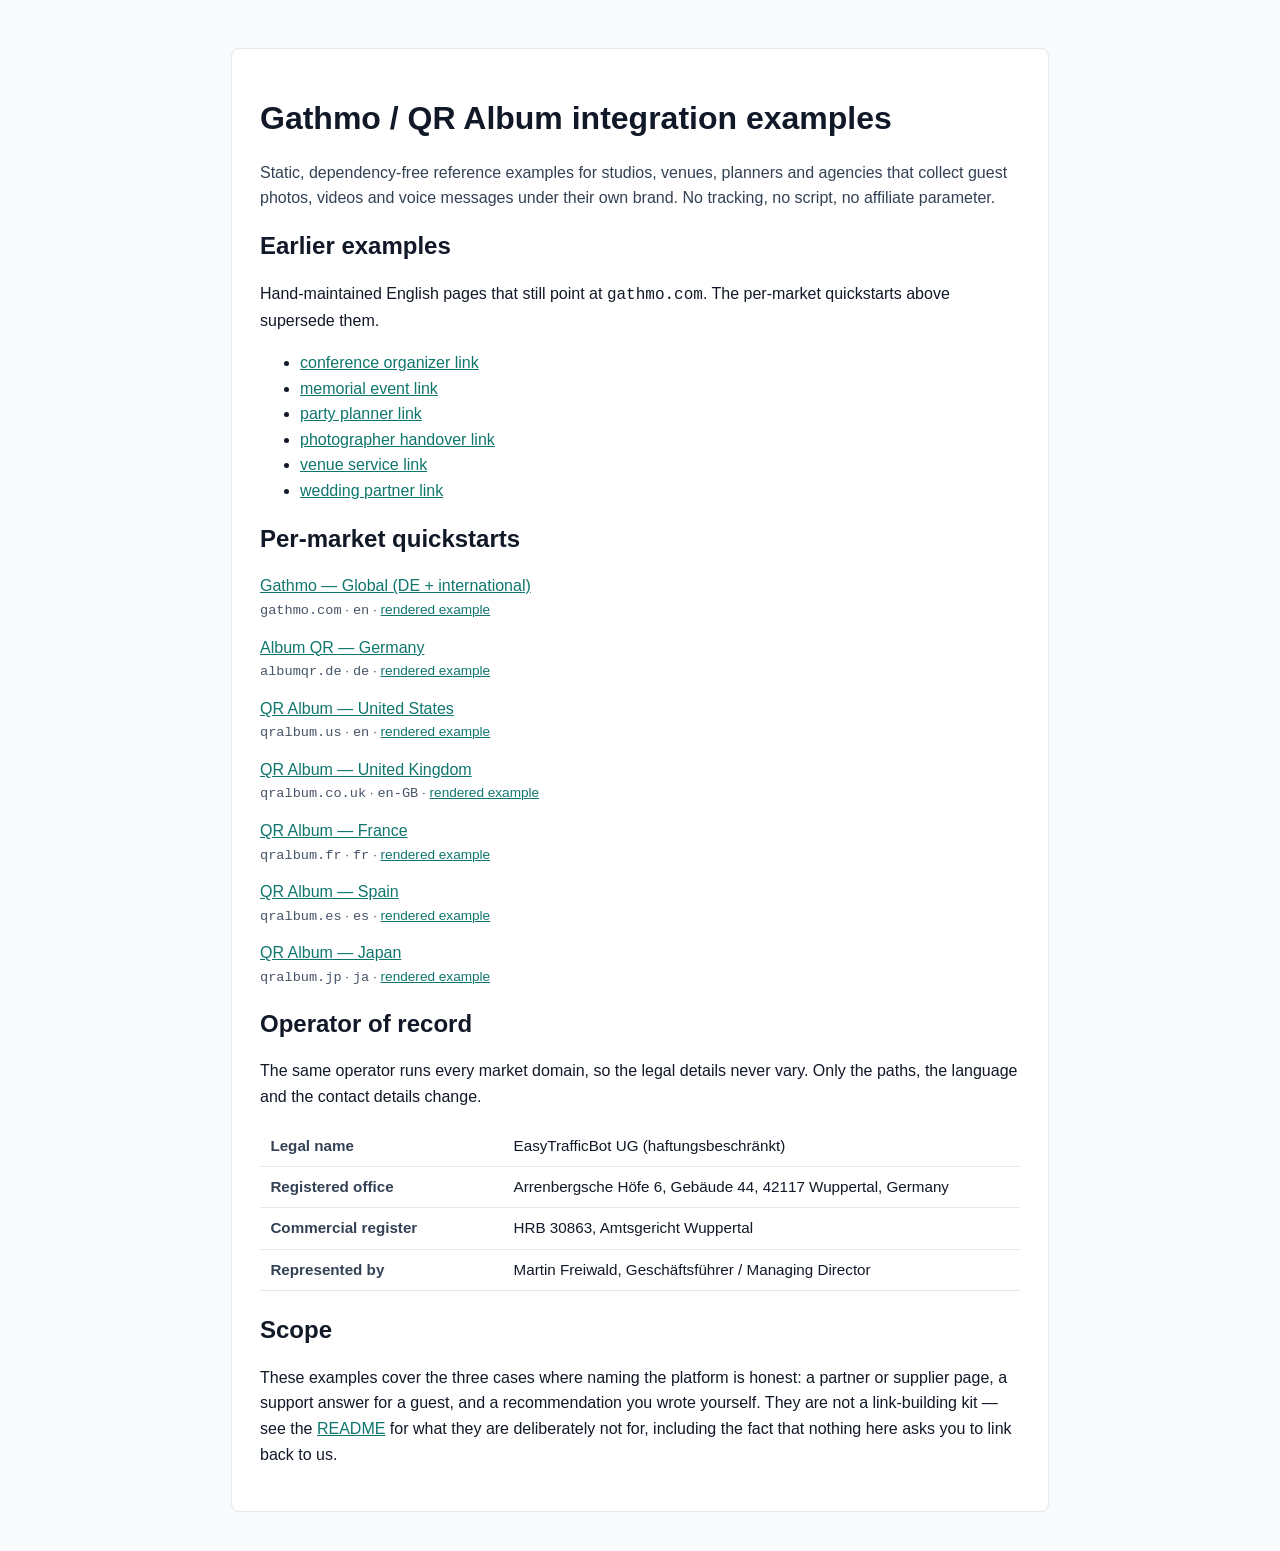
<file: index.html>
<!doctype html>
<html lang="en">
  <head>
    <meta charset="utf-8">
    <meta name="viewport" content="width=device-width, initial-scale=1">
    <title>Gathmo / QR Album integration examples</title>
    <link rel="stylesheet" href="style.css">
  </head>
  <body>
    <main>
      <h1>Gathmo / QR Album integration examples</h1>
      <p class="lede">
        Static, dependency-free reference examples for studios, venues, planners and
        agencies that collect guest photos, videos and voice messages under their own
        brand. No tracking, no script, no affiliate parameter.
      </p>

      <h2>Earlier examples</h2>
      <p>
        Hand-maintained English pages that still point at <code>gathmo.com</code>. The
        per-market quickstarts above supersede them.
      </p>
      <ul>
        <li><a href="examples/conference-organizer-link.html">conference organizer link</a></li>
        <li><a href="examples/memorial-event-link.html">memorial event link</a></li>
        <li><a href="examples/party-planner-link.html">party planner link</a></li>
        <li><a href="examples/photographer-handover-link.html">photographer handover link</a></li>
        <li><a href="examples/venue-service-link.html">venue service link</a></li>
        <li><a href="examples/wedding-partner-link.html">wedding partner link</a></li>
      </ul>

      <h2>Per-market quickstarts</h2>
      <ul class="markets">
        <li>
          <a href="markets/gathmo-com/quickstart.md">Gathmo — Global (DE + international)</a>
          <span class="meta"><code>gathmo.com</code> · <code>en</code> · <a href="markets/gathmo-com/partner-credit.html">rendered example</a></span>
        </li>
        <li>
          <a href="markets/album-qr-de/quickstart.md">Album QR — Germany</a>
          <span class="meta"><code>albumqr.de</code> · <code>de</code> · <a href="markets/album-qr-de/partner-credit.html">rendered example</a></span>
        </li>
        <li>
          <a href="markets/qr-album-us/quickstart.md">QR Album — United States</a>
          <span class="meta"><code>qralbum.us</code> · <code>en</code> · <a href="markets/qr-album-us/partner-credit.html">rendered example</a></span>
        </li>
        <li>
          <a href="markets/qr-album-uk/quickstart.md">QR Album — United Kingdom</a>
          <span class="meta"><code>qralbum.co.uk</code> · <code>en-GB</code> · <a href="markets/qr-album-uk/partner-credit.html">rendered example</a></span>
        </li>
        <li>
          <a href="markets/qr-album-fr/quickstart.md">QR Album — France</a>
          <span class="meta"><code>qralbum.fr</code> · <code>fr</code> · <a href="markets/qr-album-fr/partner-credit.html">rendered example</a></span>
        </li>
        <li>
          <a href="markets/qr-album-es/quickstart.md">QR Album — Spain</a>
          <span class="meta"><code>qralbum.es</code> · <code>es</code> · <a href="markets/qr-album-es/partner-credit.html">rendered example</a></span>
        </li>
        <li>
          <a href="markets/qr-album-jp/quickstart.md">QR Album — Japan</a>
          <span class="meta"><code>qralbum.jp</code> · <code>ja</code> · <a href="markets/qr-album-jp/partner-credit.html">rendered example</a></span>
        </li>
      </ul>

      <h2>Operator of record</h2>
      <p>
        The same operator runs every market domain, so the legal details never vary.
        Only the paths, the language and the contact details change.
      </p>
      <table>
        <tbody>
          <tr><th>Legal name</th><td>EasyTrafficBot UG (haftungsbeschränkt)</td></tr>
          <tr><th>Registered office</th><td>Arrenbergsche Höfe 6, Gebäude 44, 42117 Wuppertal, Germany</td></tr>
          <tr><th>Commercial register</th><td>HRB 30863, Amtsgericht Wuppertal</td></tr>
          <tr><th>Represented by</th><td>Martin Freiwald, Geschäftsführer / Managing Director</td></tr>
        </tbody>
      </table>

      <h2>Scope</h2>
      <p>
        These examples cover the three cases where naming the platform is honest: a
        partner or supplier page, a support answer for a guest, and a recommendation you
        wrote yourself. They are not a link-building kit &mdash; see the
        <a href="README.md">README</a> for what they are deliberately not for, including
        the fact that nothing here asks you to link back to us.
      </p>
    </main>
  </body>
</html>
</file>
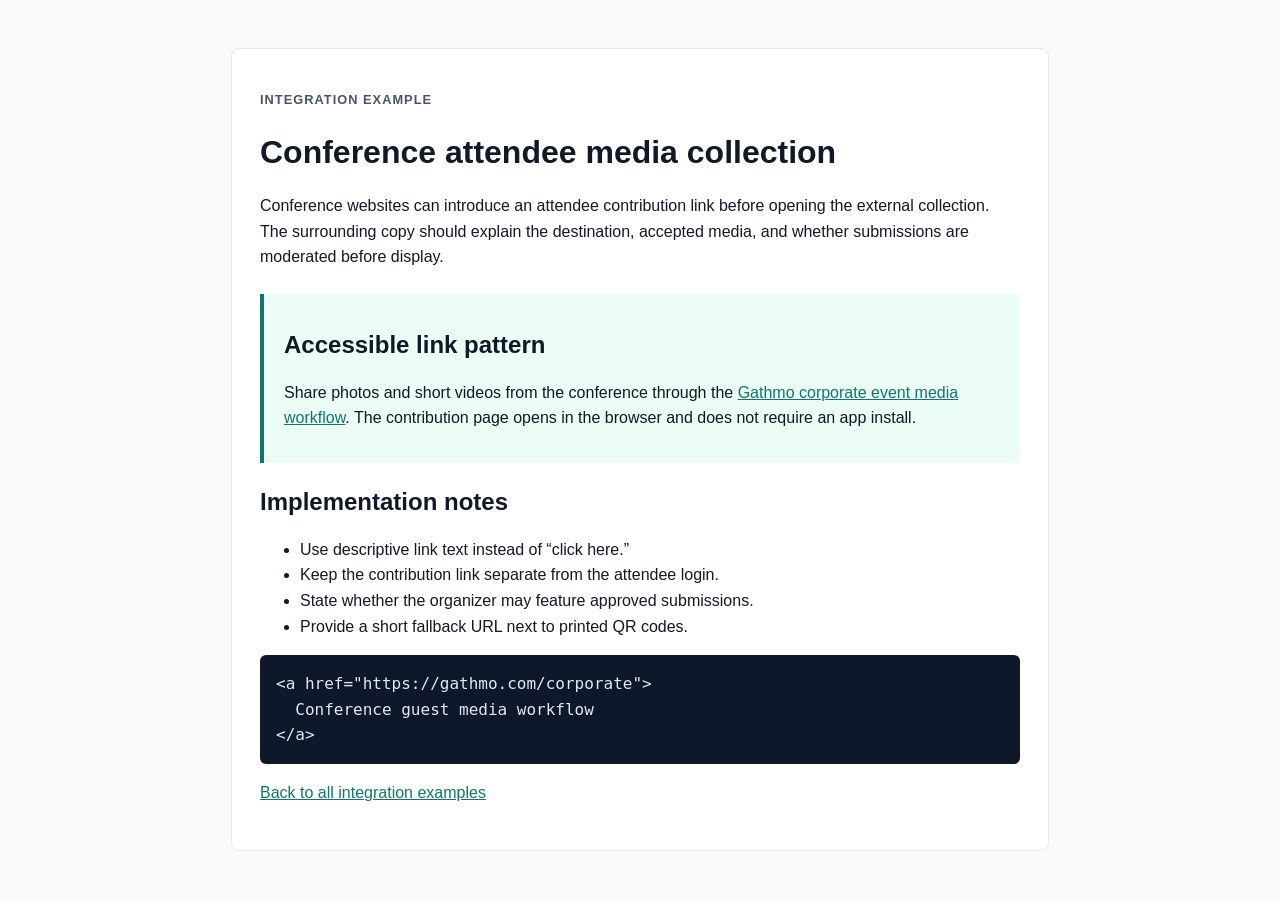
<file: examples/conference-organizer-link.html>
<!doctype html>
<html lang="en">
  <head>
    <meta charset="utf-8">
    <meta name="viewport" content="width=device-width, initial-scale=1">
    <title>Conference Organizer Link Example - Gathmo Integration</title>
    <meta name="description" content="An accessible link and handoff pattern for conference organizers using a browser-based attendee media collection.">
    <link rel="stylesheet" href="../style.css">
  </head>
  <body>
    <main>
      <p class="eyebrow">Integration example</p>
      <h1>Conference attendee media collection</h1>
      <p>
        Conference websites can introduce an attendee contribution link before opening
        the external collection. The surrounding copy should explain the destination,
        accepted media, and whether submissions are moderated before display.
      </p>
      <section class="example">
        <h2>Accessible link pattern</h2>
        <p>
          Share photos and short videos from the conference through the
          <a href="https://gathmo.com/corporate">Gathmo corporate event media workflow</a>.
          The contribution page opens in the browser and does not require an app install.
        </p>
      </section>
      <h2>Implementation notes</h2>
      <ul>
        <li>Use descriptive link text instead of “click here.”</li>
        <li>Keep the contribution link separate from the attendee login.</li>
        <li>State whether the organizer may feature approved submissions.</li>
        <li>Provide a short fallback URL next to printed QR codes.</li>
      </ul>
      <pre><code>&lt;a href="https://gathmo.com/corporate"&gt;
  Conference guest media workflow
&lt;/a&gt;</code></pre>
      <p><a href="../index.html">Back to all integration examples</a></p>
    </main>
  </body>
</html>
</file>
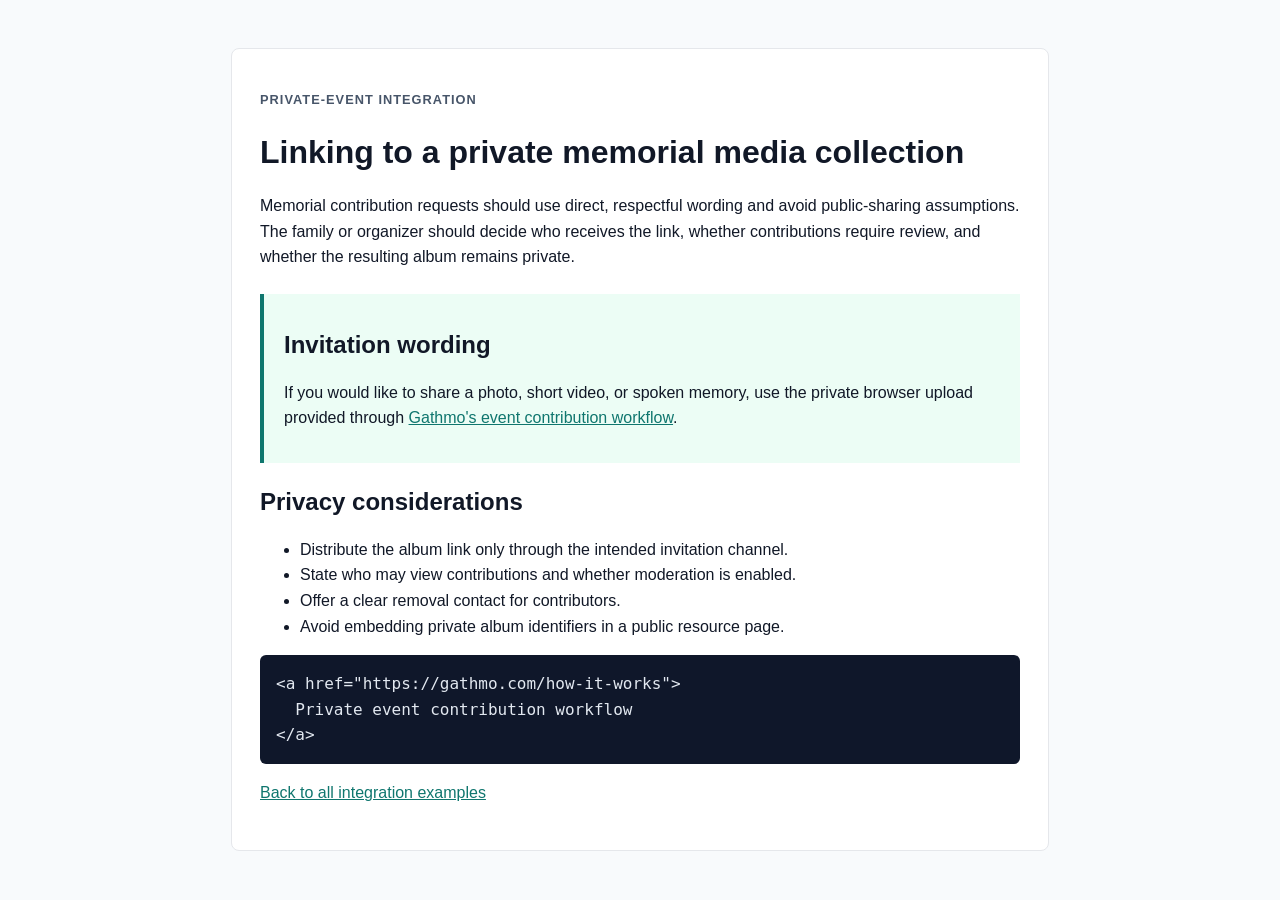
<file: examples/memorial-event-link.html>
<!doctype html>
<html lang="en">
  <head>
    <meta charset="utf-8">
    <meta name="viewport" content="width=device-width, initial-scale=1">
    <title>Private Memorial Media Collection Link - Gathmo Integration</title>
    <meta name="description" content="A sensitive link and consent pattern for private memorial photo, video, and voice-message collection.">
    <link rel="stylesheet" href="../style.css">
  </head>
  <body>
    <main>
      <p class="eyebrow">Private-event integration</p>
      <h1>Linking to a private memorial media collection</h1>
      <p>
        Memorial contribution requests should use direct, respectful wording and avoid
        public-sharing assumptions. The family or organizer should decide who receives
        the link, whether contributions require review, and whether the resulting album
        remains private.
      </p>
      <section class="example">
        <h2>Invitation wording</h2>
        <p>
          If you would like to share a photo, short video, or spoken memory, use the
          private browser upload provided through
          <a href="https://gathmo.com/how-it-works">Gathmo's event contribution workflow</a>.
        </p>
      </section>
      <h2>Privacy considerations</h2>
      <ul>
        <li>Distribute the album link only through the intended invitation channel.</li>
        <li>State who may view contributions and whether moderation is enabled.</li>
        <li>Offer a clear removal contact for contributors.</li>
        <li>Avoid embedding private album identifiers in a public resource page.</li>
      </ul>
      <pre><code>&lt;a href="https://gathmo.com/how-it-works"&gt;
  Private event contribution workflow
&lt;/a&gt;</code></pre>
      <p><a href="../index.html">Back to all integration examples</a></p>
    </main>
  </body>
</html>
</file>
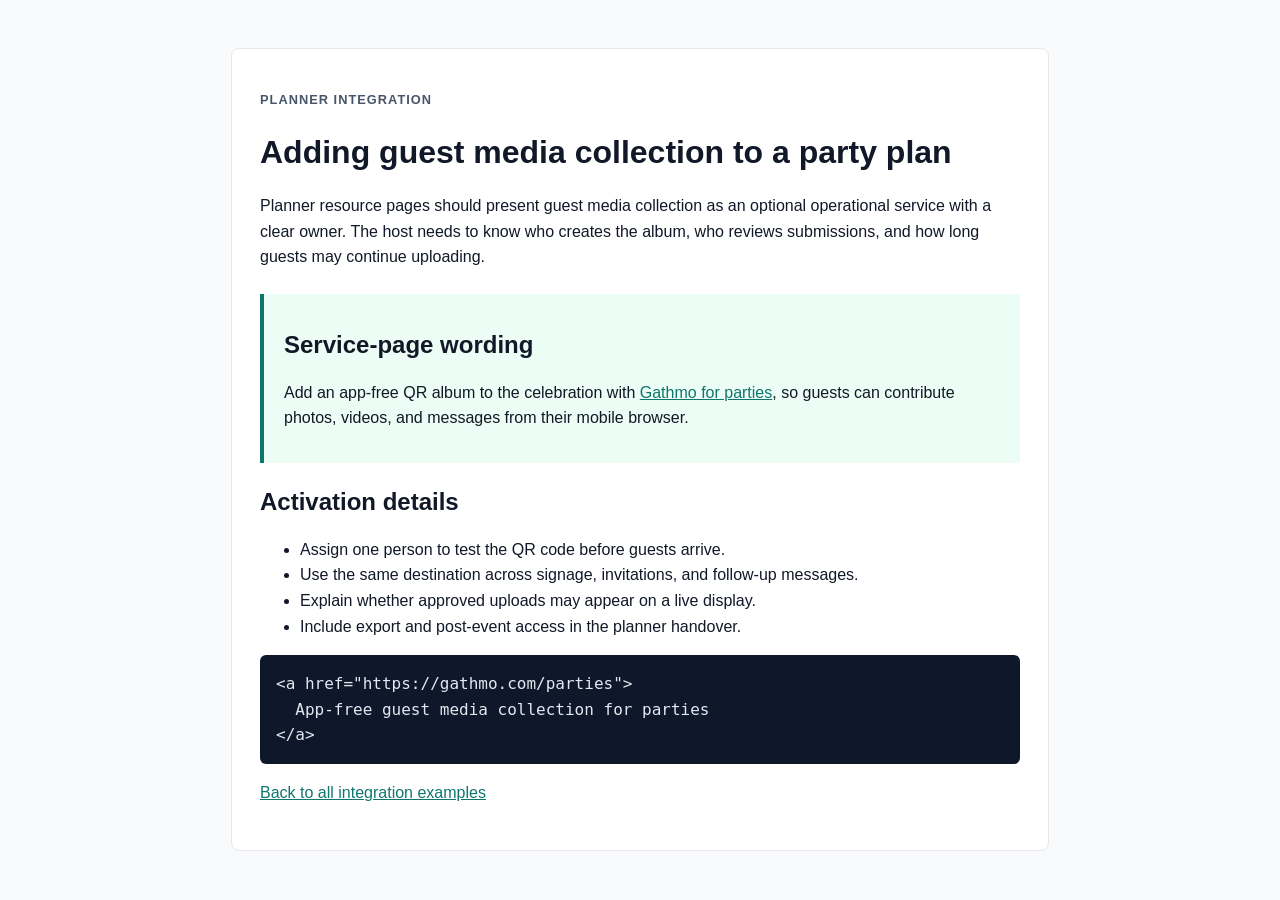
<file: examples/party-planner-link.html>
<!doctype html>
<html lang="en">
  <head>
    <meta charset="utf-8">
    <meta name="viewport" content="width=device-width, initial-scale=1">
    <title>Party Planner Guest Upload Link - Gathmo Integration</title>
    <meta name="description" content="A practical website-link pattern for party planners offering app-free guest photo, video, and message collection.">
    <link rel="stylesheet" href="../style.css">
  </head>
  <body>
    <main>
      <p class="eyebrow">Planner integration</p>
      <h1>Adding guest media collection to a party plan</h1>
      <p>
        Planner resource pages should present guest media collection as an optional
        operational service with a clear owner. The host needs to know who creates the
        album, who reviews submissions, and how long guests may continue uploading.
      </p>
      <section class="example">
        <h2>Service-page wording</h2>
        <p>
          Add an app-free QR album to the celebration with
          <a href="https://gathmo.com/parties">Gathmo for parties</a>, so guests can
          contribute photos, videos, and messages from their mobile browser.
        </p>
      </section>
      <h2>Activation details</h2>
      <ul>
        <li>Assign one person to test the QR code before guests arrive.</li>
        <li>Use the same destination across signage, invitations, and follow-up messages.</li>
        <li>Explain whether approved uploads may appear on a live display.</li>
        <li>Include export and post-event access in the planner handover.</li>
      </ul>
      <pre><code>&lt;a href="https://gathmo.com/parties"&gt;
  App-free guest media collection for parties
&lt;/a&gt;</code></pre>
      <p><a href="../index.html">Back to all integration examples</a></p>
    </main>
  </body>
</html>
</file>
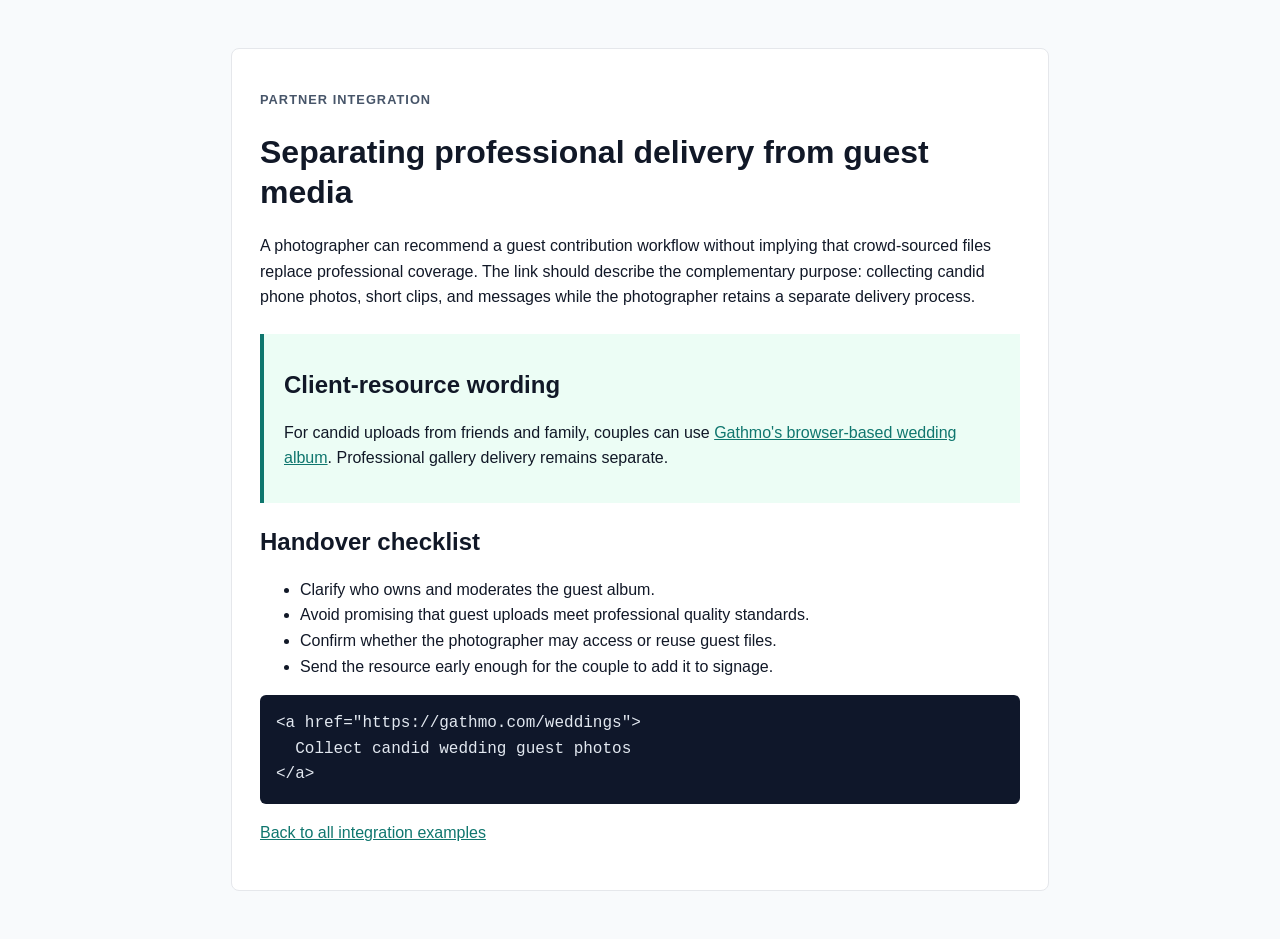
<file: examples/photographer-handover-link.html>
<!doctype html>
<html lang="en">
  <head>
    <meta charset="utf-8">
    <meta name="viewport" content="width=device-width, initial-scale=1">
    <title>Photographer Guest-Media Handover - Gathmo Integration</title>
    <meta name="description" content="A partner handover pattern for photographers who want to separate professional delivery from guest-created event media.">
    <link rel="stylesheet" href="../style.css">
  </head>
  <body>
    <main>
      <p class="eyebrow">Partner integration</p>
      <h1>Separating professional delivery from guest media</h1>
      <p>
        A photographer can recommend a guest contribution workflow without implying
        that crowd-sourced files replace professional coverage. The link should describe
        the complementary purpose: collecting candid phone photos, short clips, and
        messages while the photographer retains a separate delivery process.
      </p>
      <section class="example">
        <h2>Client-resource wording</h2>
        <p>
          For candid uploads from friends and family, couples can use
          <a href="https://gathmo.com/weddings">Gathmo's browser-based wedding album</a>.
          Professional gallery delivery remains separate.
        </p>
      </section>
      <h2>Handover checklist</h2>
      <ul>
        <li>Clarify who owns and moderates the guest album.</li>
        <li>Avoid promising that guest uploads meet professional quality standards.</li>
        <li>Confirm whether the photographer may access or reuse guest files.</li>
        <li>Send the resource early enough for the couple to add it to signage.</li>
      </ul>
      <pre><code>&lt;a href="https://gathmo.com/weddings"&gt;
  Collect candid wedding guest photos
&lt;/a&gt;</code></pre>
      <p><a href="../index.html">Back to all integration examples</a></p>
    </main>
  </body>
</html>
</file>
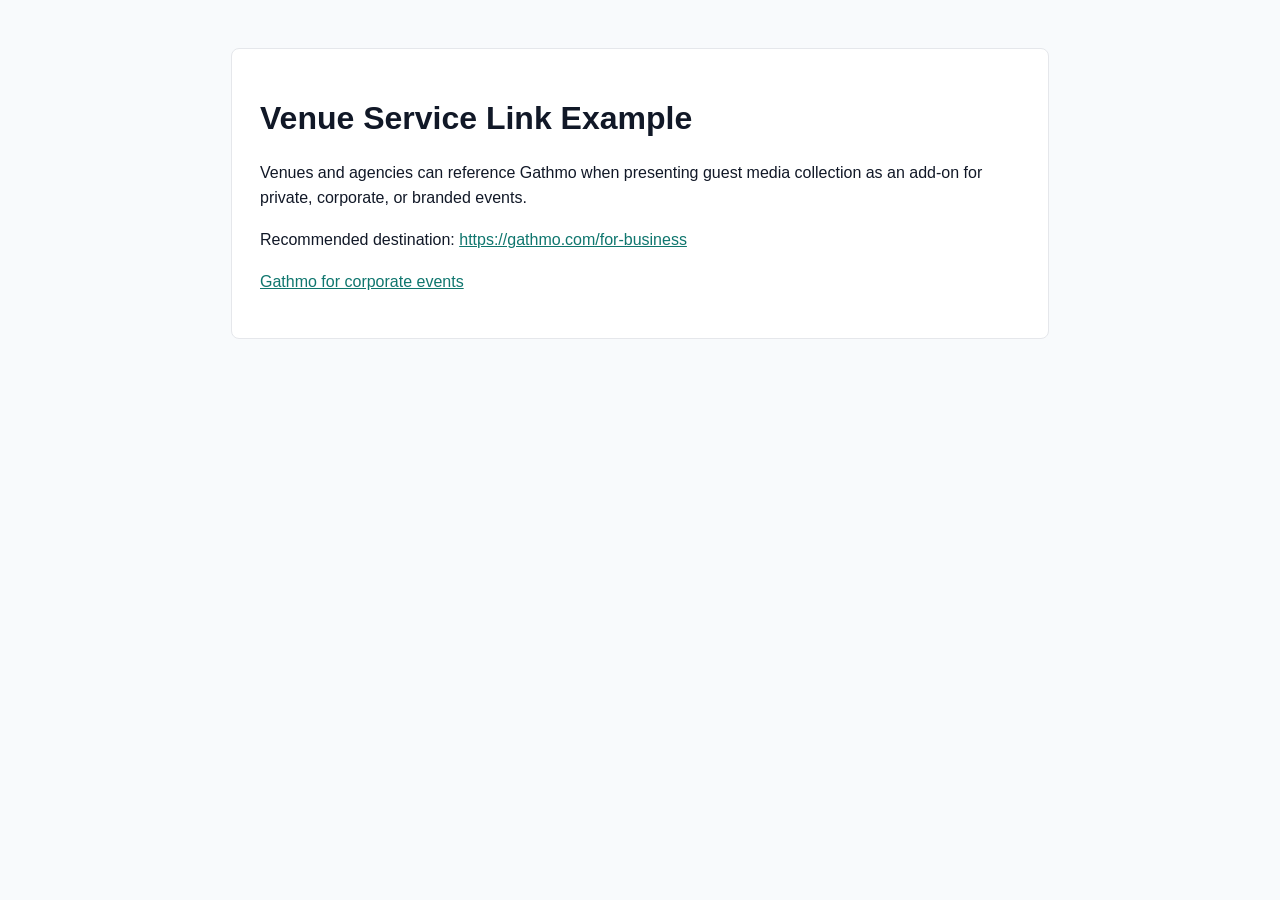
<file: examples/venue-service-link.html>
<!doctype html>
<html lang="en">
  <head>
    <meta charset="utf-8">
    <meta name="viewport" content="width=device-width, initial-scale=1">
    <title>Venue Service Link Example - Gathmo</title>
    <link rel="stylesheet" href="../style.css">
  </head>
  <body>
    <main>
      <h1>Venue Service Link Example</h1>
      <p>
        Venues and agencies can reference Gathmo when presenting guest media
        collection as an add-on for private, corporate, or branded events.
      </p>
      <p>
        Recommended destination:
        <a href="https://gathmo.com/for-business">https://gathmo.com/for-business</a>
      </p>
      <p><a href="https://gathmo.com/corporate">Gathmo for corporate events</a></p>
    </main>
  </body>
</html>
</file>
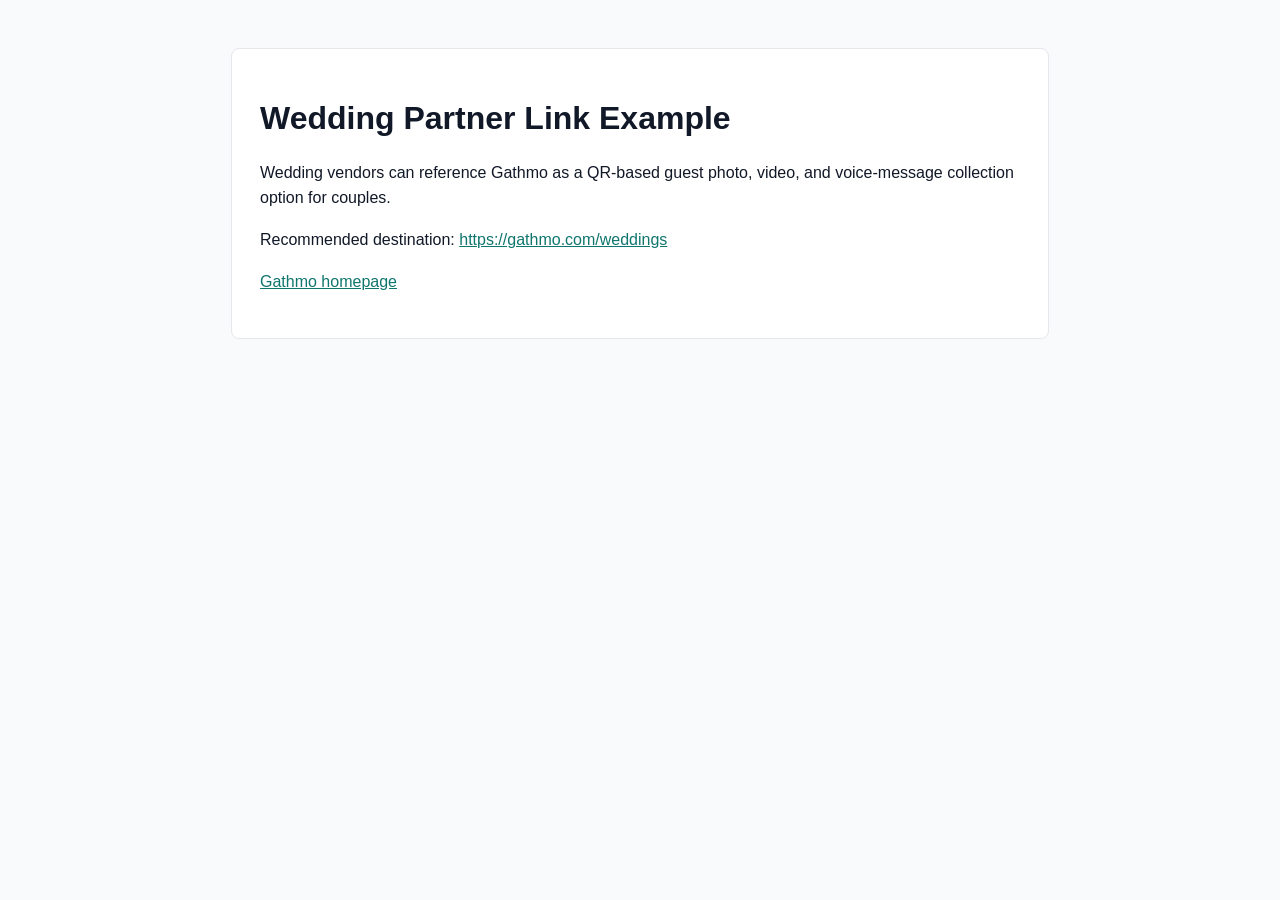
<file: examples/wedding-partner-link.html>
<!doctype html>
<html lang="en">
  <head>
    <meta charset="utf-8">
    <meta name="viewport" content="width=device-width, initial-scale=1">
    <title>Wedding Partner Link Example - Gathmo</title>
    <link rel="stylesheet" href="../style.css">
  </head>
  <body>
    <main>
      <h1>Wedding Partner Link Example</h1>
      <p>
        Wedding vendors can reference Gathmo as a QR-based guest photo, video,
        and voice-message collection option for couples.
      </p>
      <p>
        Recommended destination:
        <a href="https://gathmo.com/weddings">https://gathmo.com/weddings</a>
      </p>
      <p><a href="https://gathmo.com/">Gathmo homepage</a></p>
    </main>
  </body>
</html>
</file>
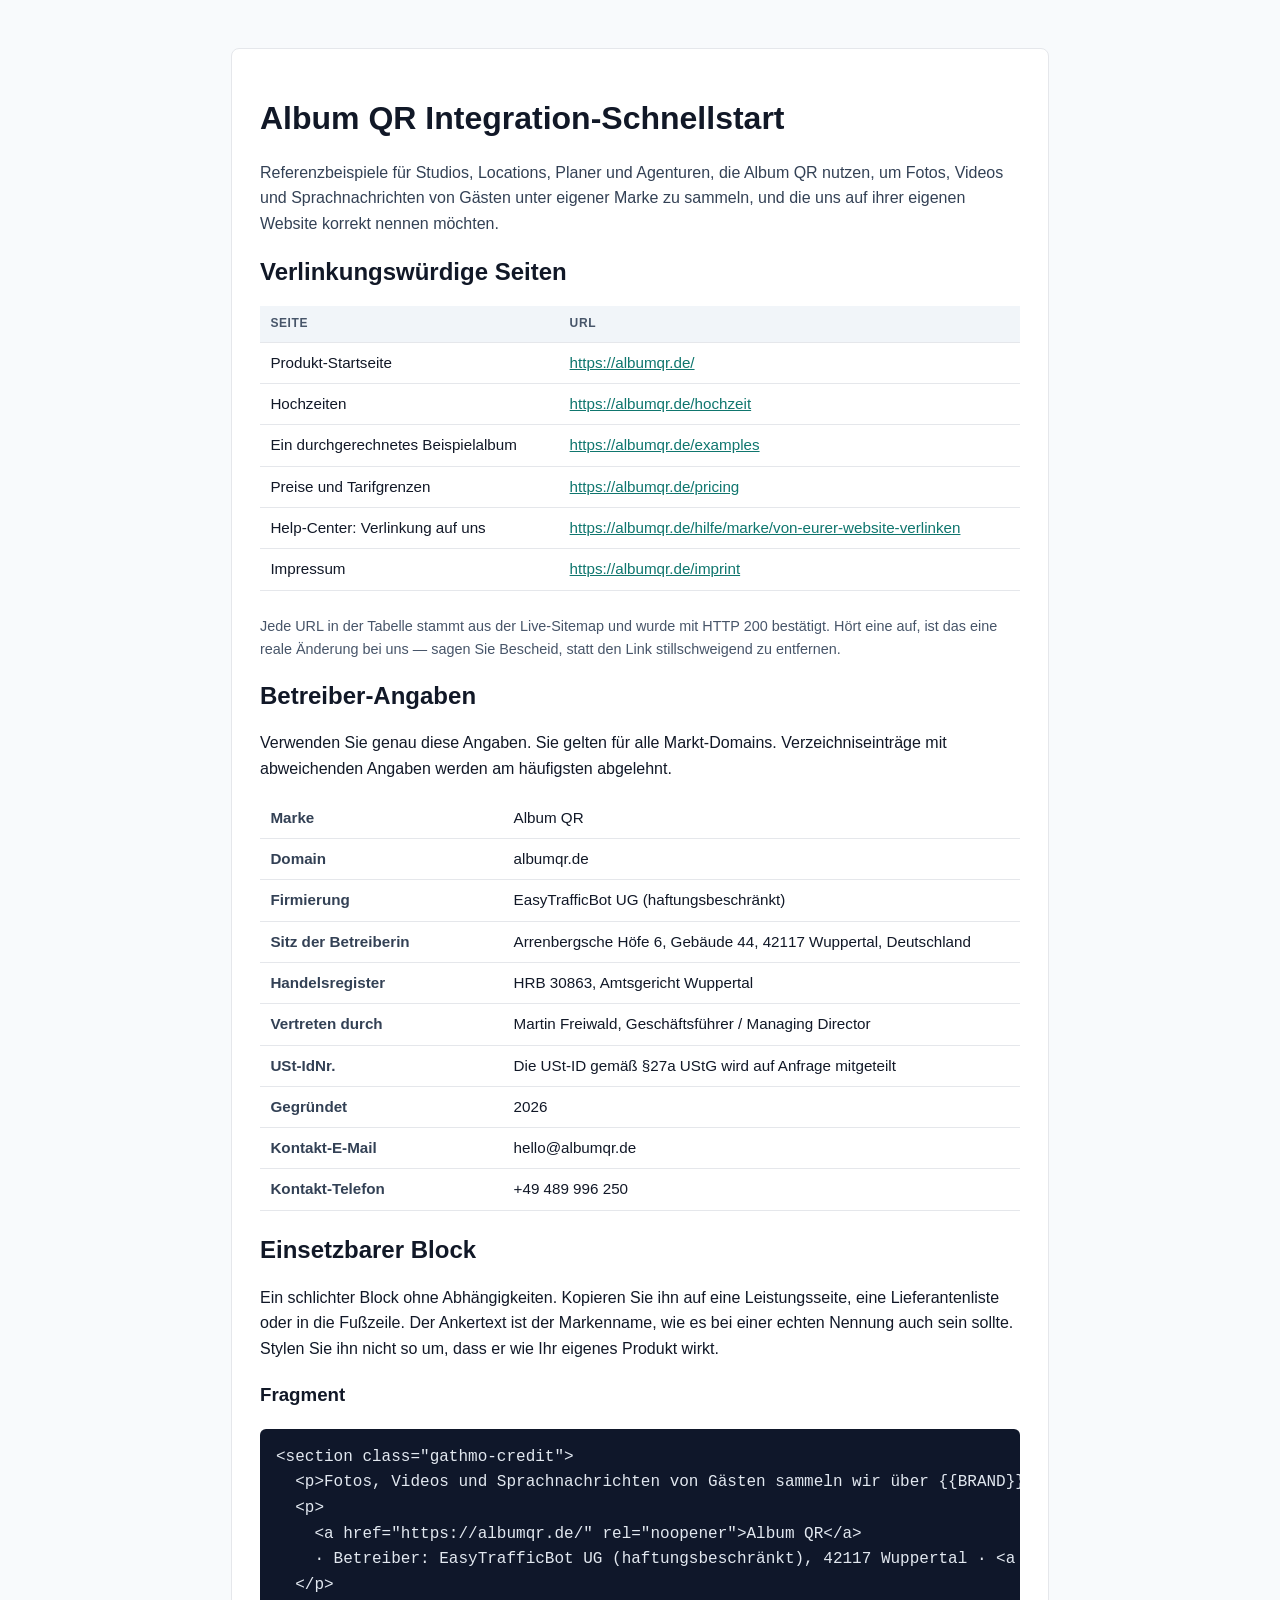
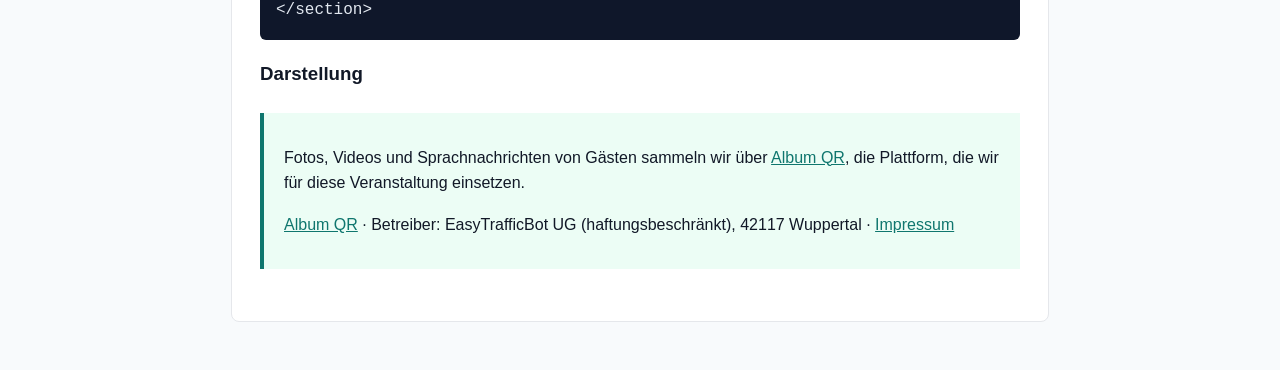
<file: markets/album-qr-de/partner-credit.html>
<!doctype html>
<html lang="de">
  <head>
    <meta charset="utf-8">
    <meta name="viewport" content="width=device-width, initial-scale=1">
    <title>Album QR Integration-Schnellstart</title>
    <link rel="stylesheet" href="../../style.css">
  </head>
  <body>
    <main>
      <h1>Album QR Integration-Schnellstart</h1>
      <p class="lede">Referenzbeispiele für Studios, Locations, Planer und Agenturen, die Album QR nutzen, um Fotos, Videos und Sprachnachrichten von Gästen unter eigener Marke zu sammeln, und die uns auf ihrer eigenen Website korrekt nennen möchten.</p>

      <h2>Verlinkungswürdige Seiten</h2>
      <table>
        <thead>
          <tr><th>Seite</th><th>URL</th></tr>
        </thead>
        <tbody>
          <tr><td>Produkt-Startseite</td><td><a href="https://albumqr.de/">https://albumqr.de/</a></td></tr>
          <tr><td>Hochzeiten</td><td><a href="https://albumqr.de/hochzeit">https://albumqr.de/hochzeit</a></td></tr>
          <tr><td>Ein durchgerechnetes Beispielalbum</td><td><a href="https://albumqr.de/examples">https://albumqr.de/examples</a></td></tr>
          <tr><td>Preise und Tarifgrenzen</td><td><a href="https://albumqr.de/pricing">https://albumqr.de/pricing</a></td></tr>
          <tr><td>Help-Center: Verlinkung auf uns</td><td><a href="https://albumqr.de/hilfe/marke/von-eurer-website-verlinken">https://albumqr.de/hilfe/marke/von-eurer-website-verlinken</a></td></tr>
          <tr><td>Impressum</td><td><a href="https://albumqr.de/imprint">https://albumqr.de/imprint</a></td></tr>
        </tbody>
      </table>
      <p class="note">Jede URL in der Tabelle stammt aus der Live-Sitemap und wurde mit HTTP 200 bestätigt. Hört eine auf, ist das eine reale Änderung bei uns — sagen Sie Bescheid, statt den Link stillschweigend zu entfernen.</p>

      <h2>Betreiber-Angaben</h2>
      <p>Verwenden Sie genau diese Angaben. Sie gelten für alle Markt-Domains. Verzeichniseinträge mit abweichenden Angaben werden am häufigsten abgelehnt.</p>
      <table>
        <tbody>
          <tr><th>Marke</th><td>Album QR</td></tr>
          <tr><th>Domain</th><td>albumqr.de</td></tr>
          <tr><th>Firmierung</th><td>EasyTrafficBot UG (haftungsbeschränkt)</td></tr>
          <tr><th>Sitz der Betreiberin</th><td>Arrenbergsche Höfe 6, Gebäude 44, 42117 Wuppertal, Deutschland</td></tr>
          <tr><th>Handelsregister</th><td>HRB 30863, Amtsgericht Wuppertal</td></tr>
          <tr><th>Vertreten durch</th><td>Martin Freiwald, Geschäftsführer / Managing Director</td></tr>
          <tr><th>USt-IdNr.</th><td>Die USt-ID gemäß §27a UStG wird auf Anfrage mitgeteilt</td></tr>
          <tr><th>Gegründet</th><td>2026</td></tr>
          <tr><th>Kontakt-E-Mail</th><td>hello@albumqr.de</td></tr>
          <tr><th>Kontakt-Telefon</th><td>+49 489 996 250</td></tr>
        </tbody>
      </table>

      <h2>Einsetzbarer Block</h2>
      <p>Ein schlichter Block ohne Abhängigkeiten. Kopieren Sie ihn auf eine Leistungsseite, eine Lieferantenliste oder in die Fußzeile. Der Ankertext ist der Markenname, wie es bei einer echten Nennung auch sein sollte. Stylen Sie ihn nicht so um, dass er wie Ihr eigenes Produkt wirkt.</p>

      <h3>Fragment</h3>
      <pre><code>&lt;section class="gathmo-credit"&gt;
  &lt;p&gt;Fotos, Videos und Sprachnachrichten von Gästen sammeln wir über {{BRAND}}, die Plattform, die wir für diese Veranstaltung einsetzen.&lt;/p&gt;
  &lt;p&gt;
    &lt;a href="https://albumqr.de/" rel="noopener"&gt;Album QR&lt;/a&gt;
    · Betreiber: EasyTrafficBot UG (haftungsbeschränkt), 42117 Wuppertal · &lt;a href="https://albumqr.de/imprint" rel="noopener"&gt;Impressum&lt;/a&gt;
  &lt;/p&gt;
&lt;/section&gt;</code></pre>

      <h3>Darstellung</h3>
      <section class="gathmo-credit">
        <p>Fotos, Videos und Sprachnachrichten von Gästen sammeln wir über <a href="https://albumqr.de/hochzeit" rel="noopener">Album QR</a>, die Plattform, die wir für diese Veranstaltung einsetzen.</p>
        <p>
          <a href="https://albumqr.de/" rel="noopener">Album QR</a>
          · Betreiber: EasyTrafficBot UG (haftungsbeschränkt), 42117 Wuppertal · <a href="https://albumqr.de/imprint" rel="noopener">Impressum</a>
        </p>
      </section>
    </main>
  </body>
</html>
</file>
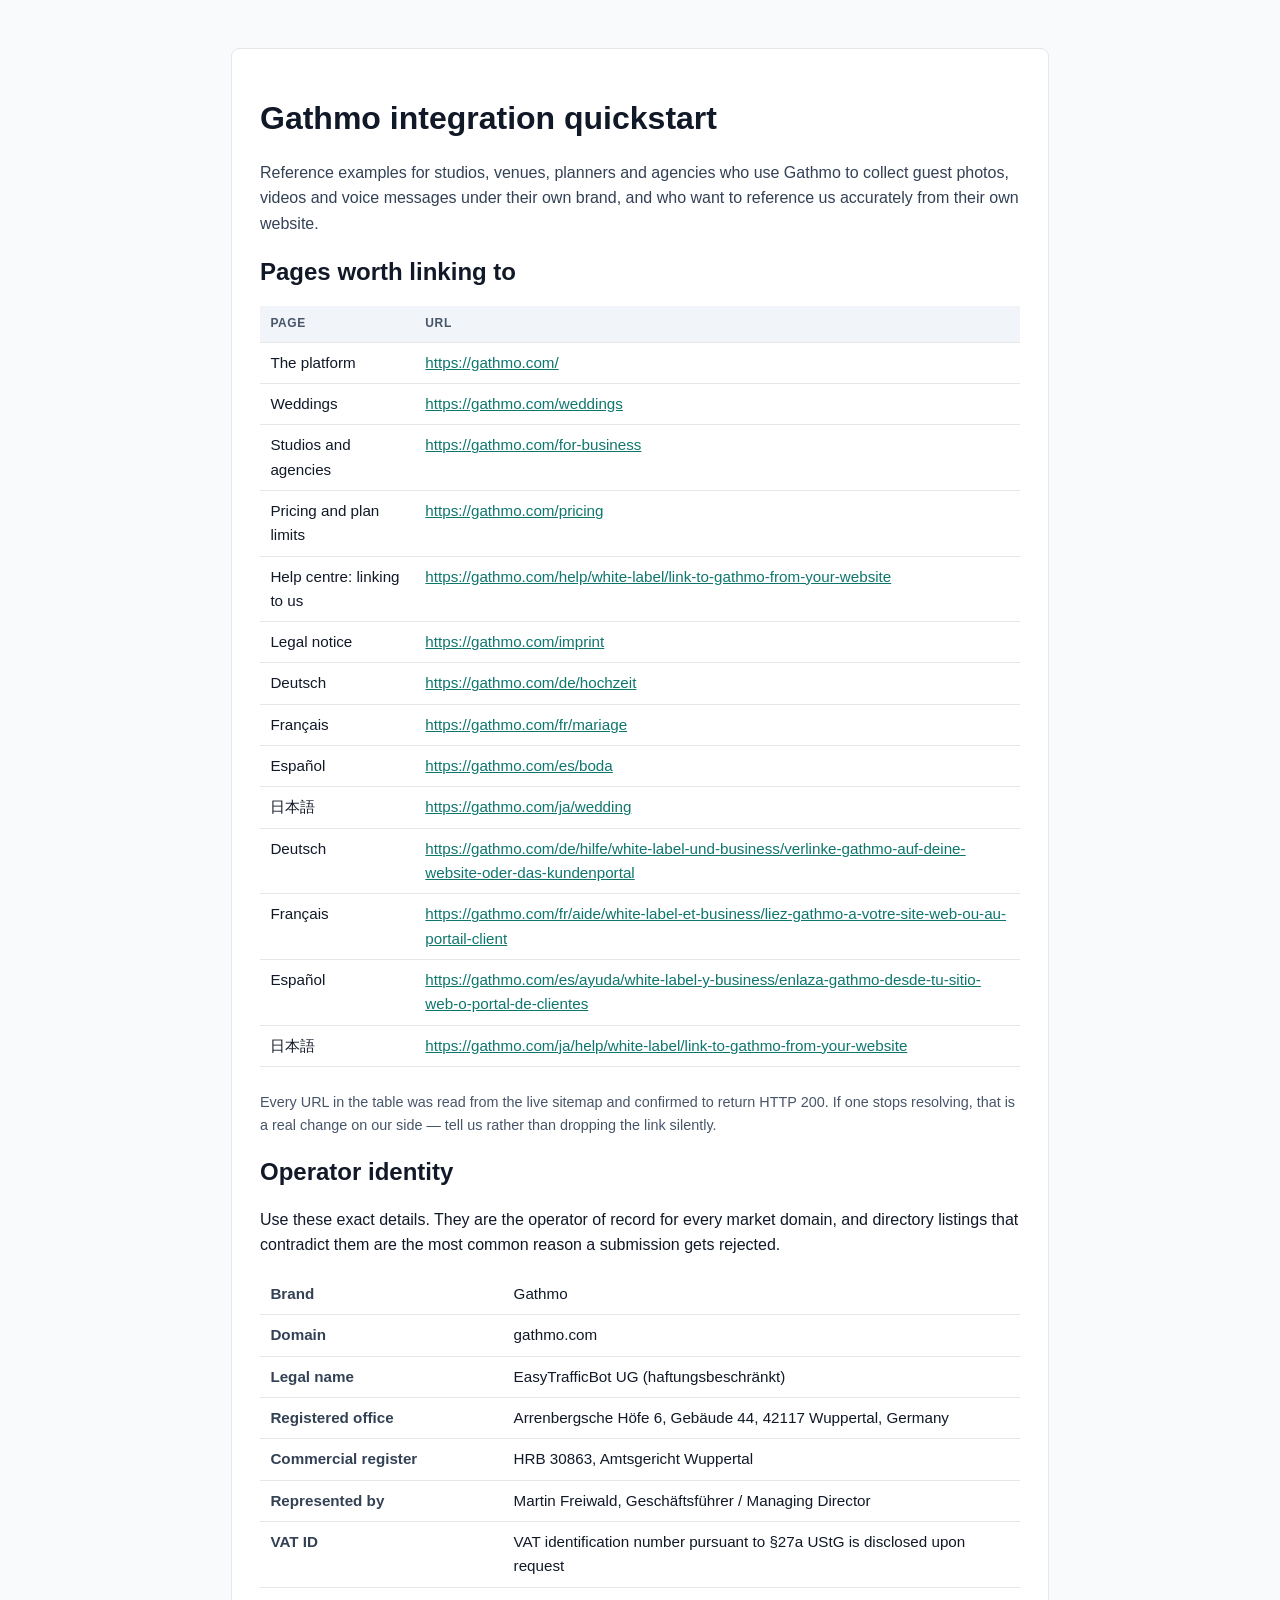
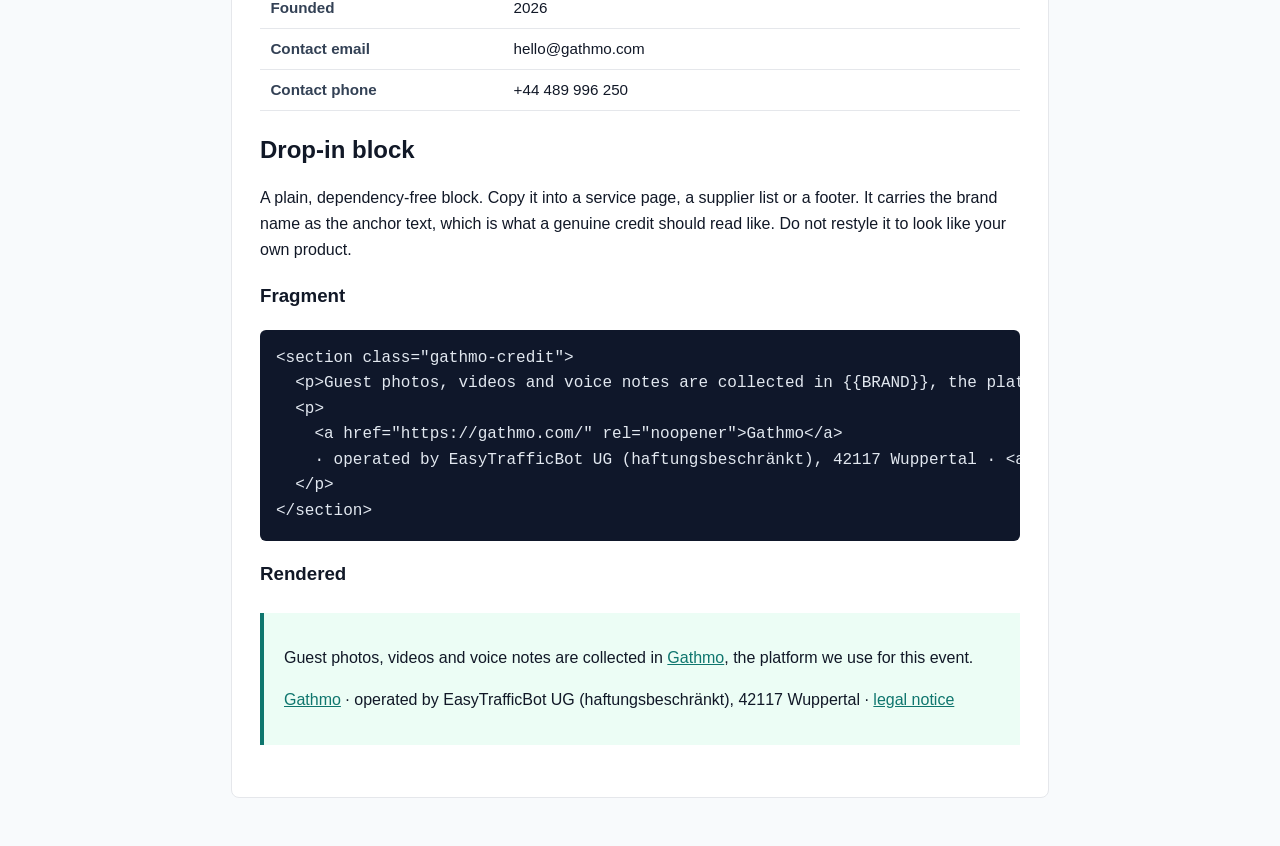
<file: markets/gathmo-com/partner-credit.html>
<!doctype html>
<html lang="en">
  <head>
    <meta charset="utf-8">
    <meta name="viewport" content="width=device-width, initial-scale=1">
    <title>Gathmo integration quickstart</title>
    <link rel="stylesheet" href="../../style.css">
  </head>
  <body>
    <main>
      <h1>Gathmo integration quickstart</h1>
      <p class="lede">Reference examples for studios, venues, planners and agencies who use Gathmo to collect guest photos, videos and voice messages under their own brand, and who want to reference us accurately from their own website.</p>

      <h2>Pages worth linking to</h2>
      <table>
        <thead>
          <tr><th>Page</th><th>URL</th></tr>
        </thead>
        <tbody>
          <tr><td>The platform</td><td><a href="https://gathmo.com/">https://gathmo.com/</a></td></tr>
          <tr><td>Weddings</td><td><a href="https://gathmo.com/weddings">https://gathmo.com/weddings</a></td></tr>
          <tr><td>Studios and agencies</td><td><a href="https://gathmo.com/for-business">https://gathmo.com/for-business</a></td></tr>
          <tr><td>Pricing and plan limits</td><td><a href="https://gathmo.com/pricing">https://gathmo.com/pricing</a></td></tr>
          <tr><td>Help centre: linking to us</td><td><a href="https://gathmo.com/help/white-label/link-to-gathmo-from-your-website">https://gathmo.com/help/white-label/link-to-gathmo-from-your-website</a></td></tr>
          <tr><td>Legal notice</td><td><a href="https://gathmo.com/imprint">https://gathmo.com/imprint</a></td></tr>
          <tr><td>Deutsch</td><td><a href="https://gathmo.com/de/hochzeit">https://gathmo.com/de/hochzeit</a></td></tr>
          <tr><td>Français</td><td><a href="https://gathmo.com/fr/mariage">https://gathmo.com/fr/mariage</a></td></tr>
          <tr><td>Español</td><td><a href="https://gathmo.com/es/boda">https://gathmo.com/es/boda</a></td></tr>
          <tr><td>日本語</td><td><a href="https://gathmo.com/ja/wedding">https://gathmo.com/ja/wedding</a></td></tr>
          <tr><td>Deutsch</td><td><a href="https://gathmo.com/de/hilfe/white-label-und-business/verlinke-gathmo-auf-deine-website-oder-das-kundenportal">https://gathmo.com/de/hilfe/white-label-und-business/verlinke-gathmo-auf-deine-website-oder-das-kundenportal</a></td></tr>
          <tr><td>Français</td><td><a href="https://gathmo.com/fr/aide/white-label-et-business/liez-gathmo-a-votre-site-web-ou-au-portail-client">https://gathmo.com/fr/aide/white-label-et-business/liez-gathmo-a-votre-site-web-ou-au-portail-client</a></td></tr>
          <tr><td>Español</td><td><a href="https://gathmo.com/es/ayuda/white-label-y-business/enlaza-gathmo-desde-tu-sitio-web-o-portal-de-clientes">https://gathmo.com/es/ayuda/white-label-y-business/enlaza-gathmo-desde-tu-sitio-web-o-portal-de-clientes</a></td></tr>
          <tr><td>日本語</td><td><a href="https://gathmo.com/ja/help/white-label/link-to-gathmo-from-your-website">https://gathmo.com/ja/help/white-label/link-to-gathmo-from-your-website</a></td></tr>
        </tbody>
      </table>
      <p class="note">Every URL in the table was read from the live sitemap and confirmed to return HTTP 200. If one stops resolving, that is a real change on our side — tell us rather than dropping the link silently.</p>

      <h2>Operator identity</h2>
      <p>Use these exact details. They are the operator of record for every market domain, and directory listings that contradict them are the most common reason a submission gets rejected.</p>
      <table>
        <tbody>
          <tr><th>Brand</th><td>Gathmo</td></tr>
          <tr><th>Domain</th><td>gathmo.com</td></tr>
          <tr><th>Legal name</th><td>EasyTrafficBot UG (haftungsbeschränkt)</td></tr>
          <tr><th>Registered office</th><td>Arrenbergsche Höfe 6, Gebäude 44, 42117 Wuppertal, Germany</td></tr>
          <tr><th>Commercial register</th><td>HRB 30863, Amtsgericht Wuppertal</td></tr>
          <tr><th>Represented by</th><td>Martin Freiwald, Geschäftsführer / Managing Director</td></tr>
          <tr><th>VAT ID</th><td>VAT identification number pursuant to §27a UStG is disclosed upon request</td></tr>
          <tr><th>Founded</th><td>2026</td></tr>
          <tr><th>Contact email</th><td>hello@gathmo.com</td></tr>
          <tr><th>Contact phone</th><td>+44 489 996 250</td></tr>
        </tbody>
      </table>

      <h2>Drop-in block</h2>
      <p>A plain, dependency-free block. Copy it into a service page, a supplier list or a footer. It carries the brand name as the anchor text, which is what a genuine credit should read like. Do not restyle it to look like your own product.</p>

      <h3>Fragment</h3>
      <pre><code>&lt;section class="gathmo-credit"&gt;
  &lt;p&gt;Guest photos, videos and voice notes are collected in {{BRAND}}, the platform we use for this event.&lt;/p&gt;
  &lt;p&gt;
    &lt;a href="https://gathmo.com/" rel="noopener"&gt;Gathmo&lt;/a&gt;
    · operated by EasyTrafficBot UG (haftungsbeschränkt), 42117 Wuppertal · &lt;a href="https://gathmo.com/imprint" rel="noopener"&gt;legal notice&lt;/a&gt;
  &lt;/p&gt;
&lt;/section&gt;</code></pre>

      <h3>Rendered</h3>
      <section class="gathmo-credit">
        <p>Guest photos, videos and voice notes are collected in <a href="https://gathmo.com/weddings" rel="noopener">Gathmo</a>, the platform we use for this event.</p>
        <p>
          <a href="https://gathmo.com/" rel="noopener">Gathmo</a>
          · operated by EasyTrafficBot UG (haftungsbeschränkt), 42117 Wuppertal · <a href="https://gathmo.com/imprint" rel="noopener">legal notice</a>
        </p>
      </section>
    </main>
  </body>
</html>
</file>
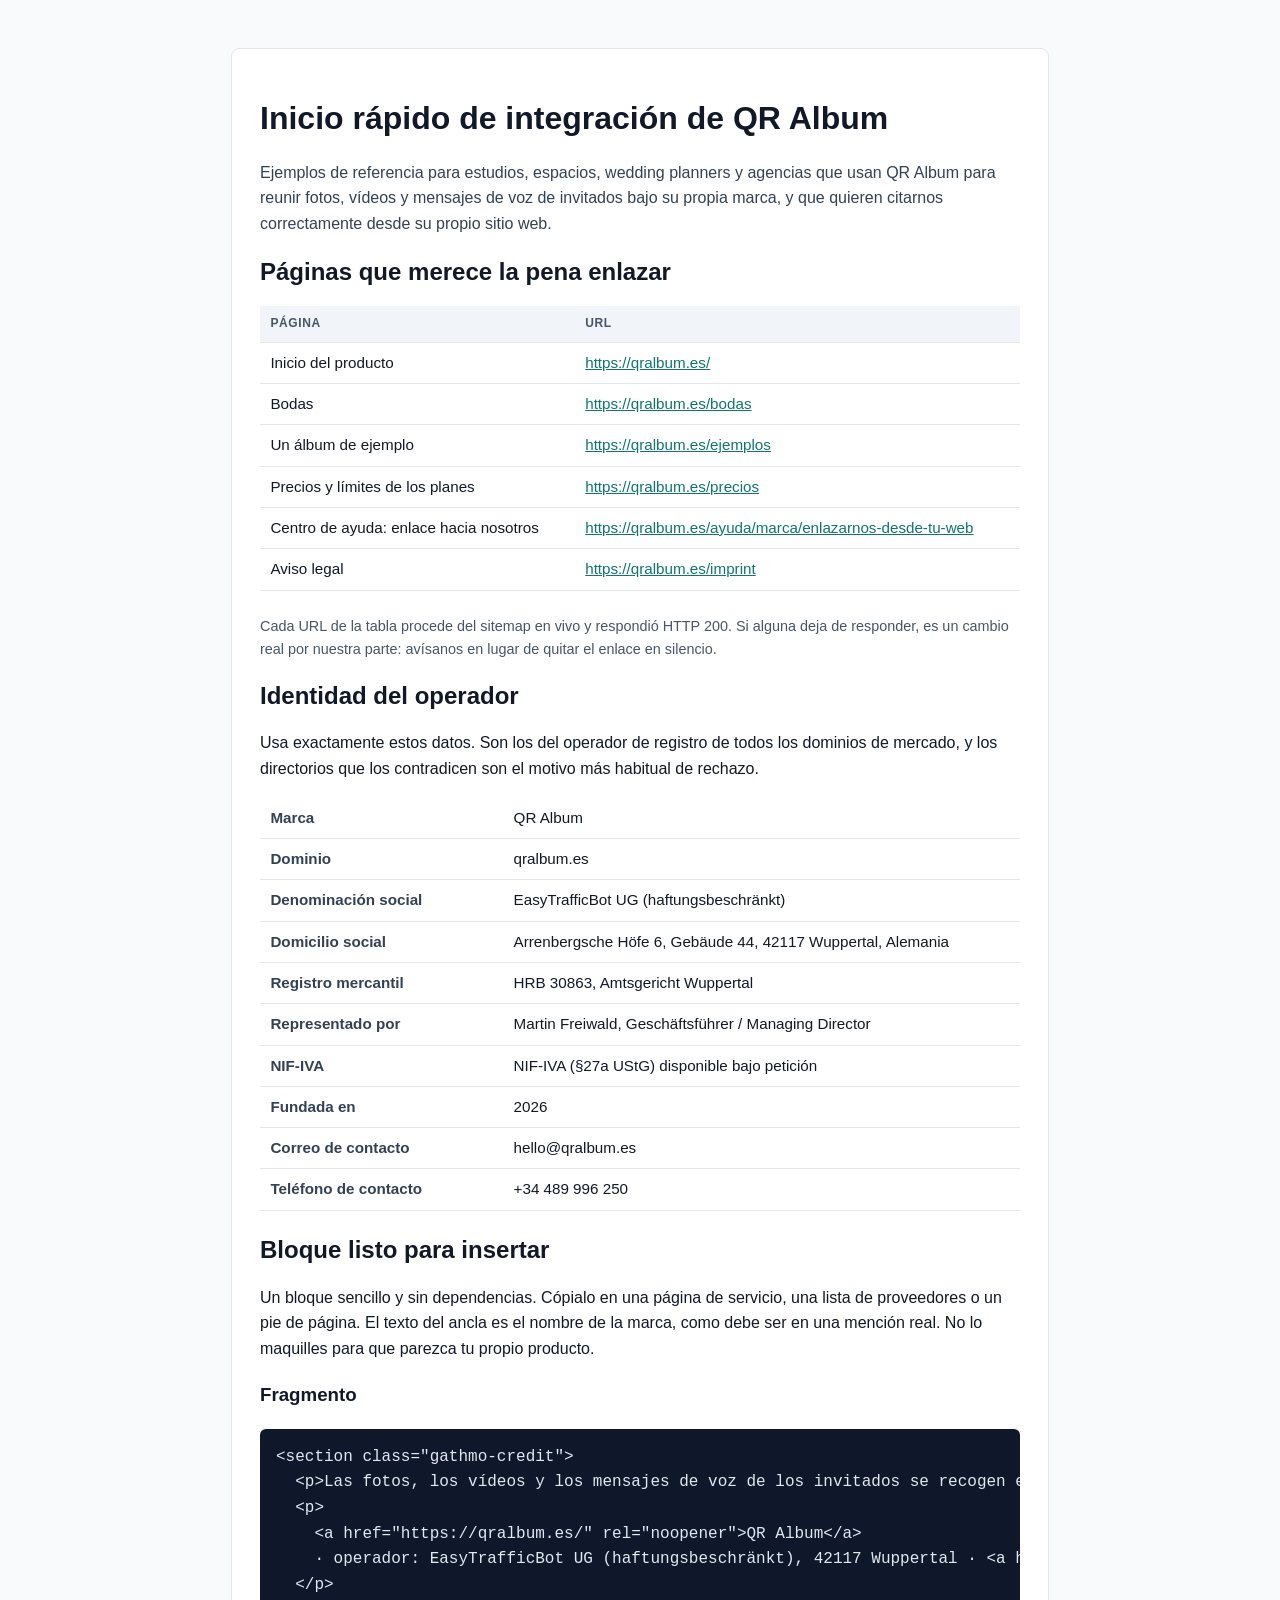
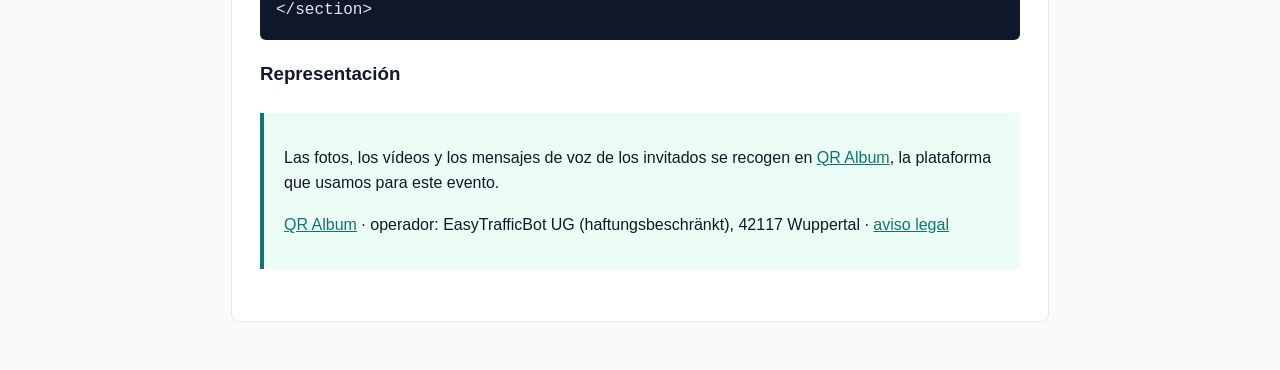
<file: markets/qr-album-es/partner-credit.html>
<!doctype html>
<html lang="es">
  <head>
    <meta charset="utf-8">
    <meta name="viewport" content="width=device-width, initial-scale=1">
    <title>Inicio rápido de integración de QR Album</title>
    <link rel="stylesheet" href="../../style.css">
  </head>
  <body>
    <main>
      <h1>Inicio rápido de integración de QR Album</h1>
      <p class="lede">Ejemplos de referencia para estudios, espacios, wedding planners y agencias que usan QR Album para reunir fotos, vídeos y mensajes de voz de invitados bajo su propia marca, y que quieren citarnos correctamente desde su propio sitio web.</p>

      <h2>Páginas que merece la pena enlazar</h2>
      <table>
        <thead>
          <tr><th>Página</th><th>URL</th></tr>
        </thead>
        <tbody>
          <tr><td>Inicio del producto</td><td><a href="https://qralbum.es/">https://qralbum.es/</a></td></tr>
          <tr><td>Bodas</td><td><a href="https://qralbum.es/bodas">https://qralbum.es/bodas</a></td></tr>
          <tr><td>Un álbum de ejemplo</td><td><a href="https://qralbum.es/ejemplos">https://qralbum.es/ejemplos</a></td></tr>
          <tr><td>Precios y límites de los planes</td><td><a href="https://qralbum.es/precios">https://qralbum.es/precios</a></td></tr>
          <tr><td>Centro de ayuda: enlace hacia nosotros</td><td><a href="https://qralbum.es/ayuda/marca/enlazarnos-desde-tu-web">https://qralbum.es/ayuda/marca/enlazarnos-desde-tu-web</a></td></tr>
          <tr><td>Aviso legal</td><td><a href="https://qralbum.es/imprint">https://qralbum.es/imprint</a></td></tr>
        </tbody>
      </table>
      <p class="note">Cada URL de la tabla procede del sitemap en vivo y respondió HTTP 200. Si alguna deja de responder, es un cambio real por nuestra parte: avísanos en lugar de quitar el enlace en silencio.</p>

      <h2>Identidad del operador</h2>
      <p>Usa exactamente estos datos. Son los del operador de registro de todos los dominios de mercado, y los directorios que los contradicen son el motivo más habitual de rechazo.</p>
      <table>
        <tbody>
          <tr><th>Marca</th><td>QR Album</td></tr>
          <tr><th>Dominio</th><td>qralbum.es</td></tr>
          <tr><th>Denominación social</th><td>EasyTrafficBot UG (haftungsbeschränkt)</td></tr>
          <tr><th>Domicilio social</th><td>Arrenbergsche Höfe 6, Gebäude 44, 42117 Wuppertal, Alemania</td></tr>
          <tr><th>Registro mercantil</th><td>HRB 30863, Amtsgericht Wuppertal</td></tr>
          <tr><th>Representado por</th><td>Martin Freiwald, Geschäftsführer / Managing Director</td></tr>
          <tr><th>NIF-IVA</th><td>NIF-IVA (§27a UStG) disponible bajo petición</td></tr>
          <tr><th>Fundada en</th><td>2026</td></tr>
          <tr><th>Correo de contacto</th><td>hello@qralbum.es</td></tr>
          <tr><th>Teléfono de contacto</th><td>+34 489 996 250</td></tr>
        </tbody>
      </table>

      <h2>Bloque listo para insertar</h2>
      <p>Un bloque sencillo y sin dependencias. Cópialo en una página de servicio, una lista de proveedores o un pie de página. El texto del ancla es el nombre de la marca, como debe ser en una mención real. No lo maquilles para que parezca tu propio producto.</p>

      <h3>Fragmento</h3>
      <pre><code>&lt;section class="gathmo-credit"&gt;
  &lt;p&gt;Las fotos, los vídeos y los mensajes de voz de los invitados se recogen en {{BRAND}}, la plataforma que usamos para este evento.&lt;/p&gt;
  &lt;p&gt;
    &lt;a href="https://qralbum.es/" rel="noopener"&gt;QR Album&lt;/a&gt;
    · operador: EasyTrafficBot UG (haftungsbeschränkt), 42117 Wuppertal · &lt;a href="https://qralbum.es/imprint" rel="noopener"&gt;aviso legal&lt;/a&gt;
  &lt;/p&gt;
&lt;/section&gt;</code></pre>

      <h3>Representación</h3>
      <section class="gathmo-credit">
        <p>Las fotos, los vídeos y los mensajes de voz de los invitados se recogen en <a href="https://qralbum.es/bodas" rel="noopener">QR Album</a>, la plataforma que usamos para este evento.</p>
        <p>
          <a href="https://qralbum.es/" rel="noopener">QR Album</a>
          · operador: EasyTrafficBot UG (haftungsbeschränkt), 42117 Wuppertal · <a href="https://qralbum.es/imprint" rel="noopener">aviso legal</a>
        </p>
      </section>
    </main>
  </body>
</html>
</file>
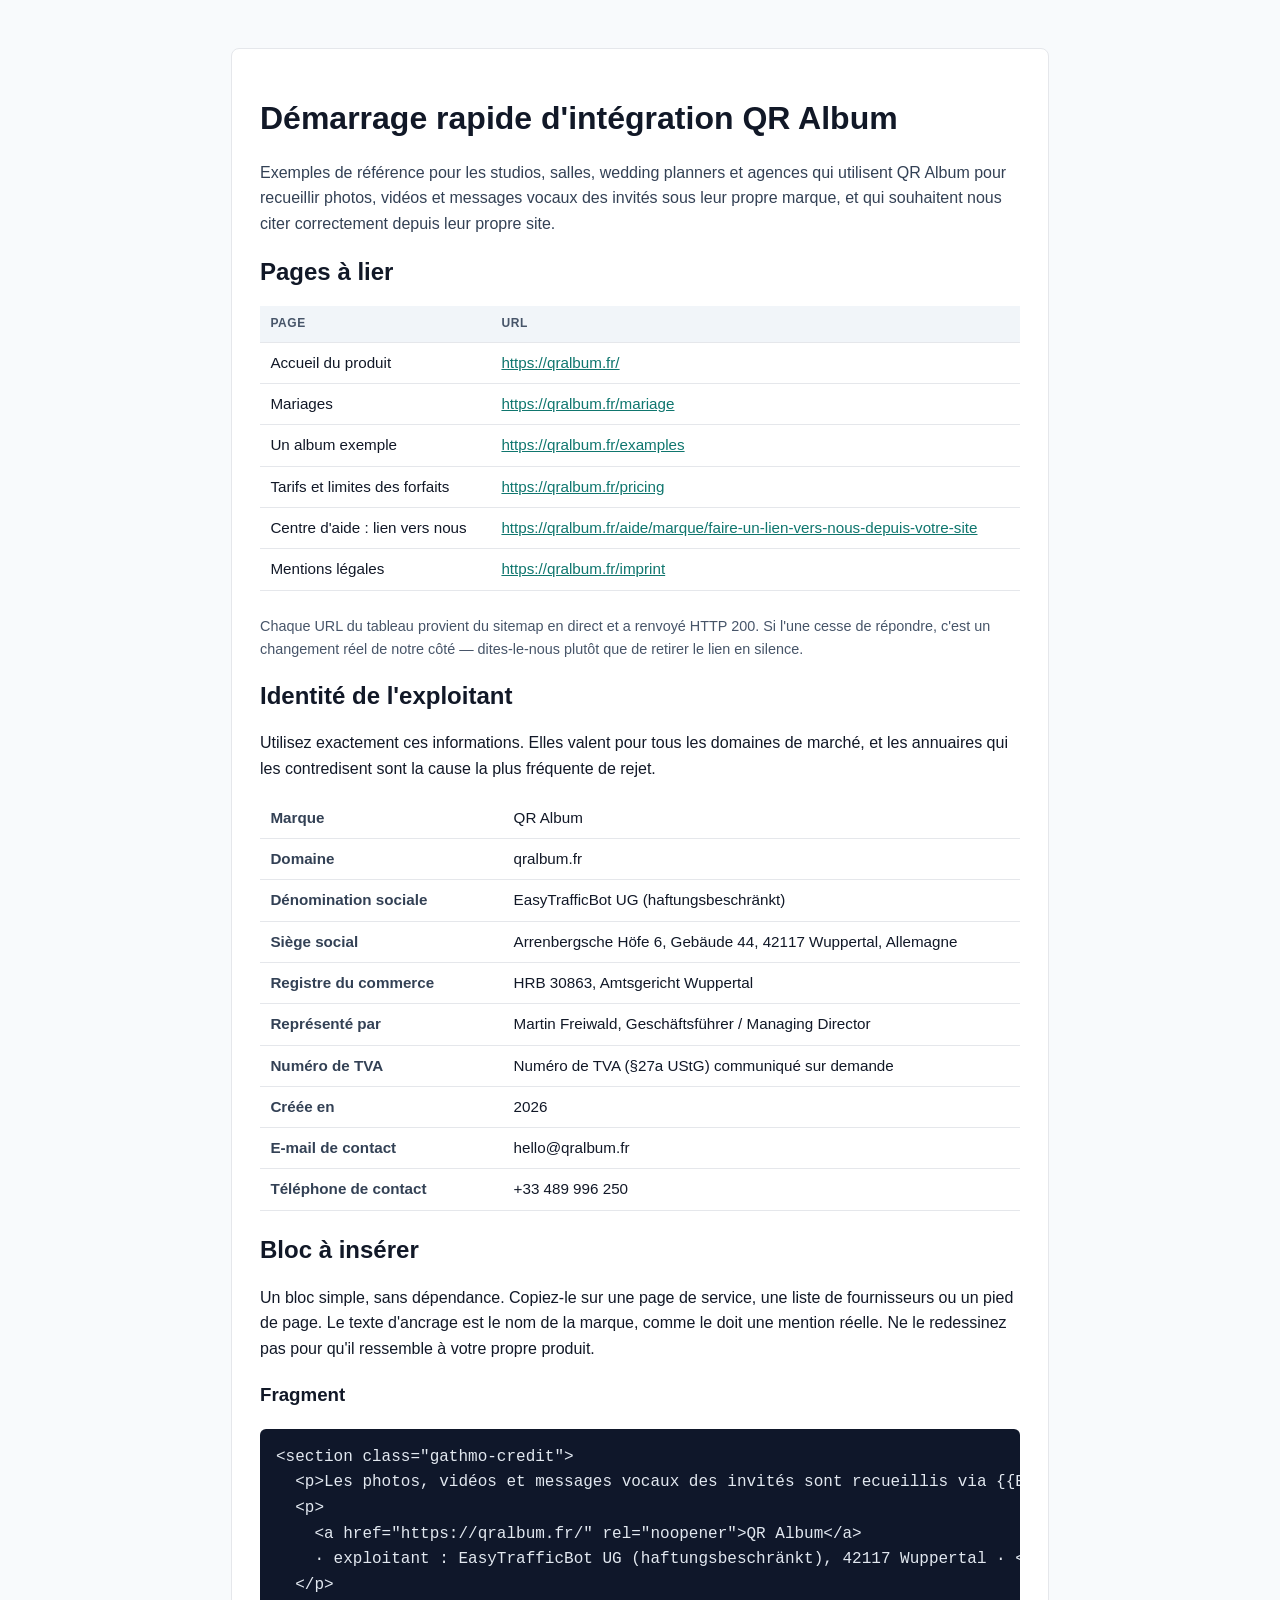
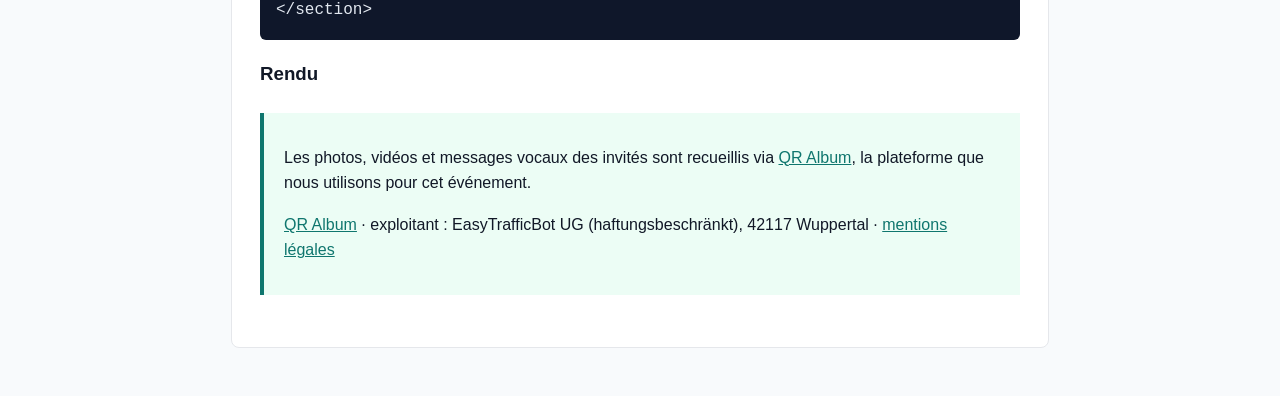
<file: markets/qr-album-fr/partner-credit.html>
<!doctype html>
<html lang="fr">
  <head>
    <meta charset="utf-8">
    <meta name="viewport" content="width=device-width, initial-scale=1">
    <title>Démarrage rapide d'intégration QR Album</title>
    <link rel="stylesheet" href="../../style.css">
  </head>
  <body>
    <main>
      <h1>Démarrage rapide d'intégration QR Album</h1>
      <p class="lede">Exemples de référence pour les studios, salles, wedding planners et agences qui utilisent QR Album pour recueillir photos, vidéos et messages vocaux des invités sous leur propre marque, et qui souhaitent nous citer correctement depuis leur propre site.</p>

      <h2>Pages à lier</h2>
      <table>
        <thead>
          <tr><th>Page</th><th>URL</th></tr>
        </thead>
        <tbody>
          <tr><td>Accueil du produit</td><td><a href="https://qralbum.fr/">https://qralbum.fr/</a></td></tr>
          <tr><td>Mariages</td><td><a href="https://qralbum.fr/mariage">https://qralbum.fr/mariage</a></td></tr>
          <tr><td>Un album exemple</td><td><a href="https://qralbum.fr/examples">https://qralbum.fr/examples</a></td></tr>
          <tr><td>Tarifs et limites des forfaits</td><td><a href="https://qralbum.fr/pricing">https://qralbum.fr/pricing</a></td></tr>
          <tr><td>Centre d'aide : lien vers nous</td><td><a href="https://qralbum.fr/aide/marque/faire-un-lien-vers-nous-depuis-votre-site">https://qralbum.fr/aide/marque/faire-un-lien-vers-nous-depuis-votre-site</a></td></tr>
          <tr><td>Mentions légales</td><td><a href="https://qralbum.fr/imprint">https://qralbum.fr/imprint</a></td></tr>
        </tbody>
      </table>
      <p class="note">Chaque URL du tableau provient du sitemap en direct et a renvoyé HTTP 200. Si l'une cesse de répondre, c'est un changement réel de notre côté — dites-le-nous plutôt que de retirer le lien en silence.</p>

      <h2>Identité de l'exploitant</h2>
      <p>Utilisez exactement ces informations. Elles valent pour tous les domaines de marché, et les annuaires qui les contredisent sont la cause la plus fréquente de rejet.</p>
      <table>
        <tbody>
          <tr><th>Marque</th><td>QR Album</td></tr>
          <tr><th>Domaine</th><td>qralbum.fr</td></tr>
          <tr><th>Dénomination sociale</th><td>EasyTrafficBot UG (haftungsbeschränkt)</td></tr>
          <tr><th>Siège social</th><td>Arrenbergsche Höfe 6, Gebäude 44, 42117 Wuppertal, Allemagne</td></tr>
          <tr><th>Registre du commerce</th><td>HRB 30863, Amtsgericht Wuppertal</td></tr>
          <tr><th>Représenté par</th><td>Martin Freiwald, Geschäftsführer / Managing Director</td></tr>
          <tr><th>Numéro de TVA</th><td>Numéro de TVA (§27a UStG) communiqué sur demande</td></tr>
          <tr><th>Créée en</th><td>2026</td></tr>
          <tr><th>E-mail de contact</th><td>hello@qralbum.fr</td></tr>
          <tr><th>Téléphone de contact</th><td>+33 489 996 250</td></tr>
        </tbody>
      </table>

      <h2>Bloc à insérer</h2>
      <p>Un bloc simple, sans dépendance. Copiez-le sur une page de service, une liste de fournisseurs ou un pied de page. Le texte d'ancrage est le nom de la marque, comme le doit une mention réelle. Ne le redessinez pas pour qu'il ressemble à votre propre produit.</p>

      <h3>Fragment</h3>
      <pre><code>&lt;section class="gathmo-credit"&gt;
  &lt;p&gt;Les photos, vidéos et messages vocaux des invités sont recueillis via {{BRAND}}, la plateforme que nous utilisons pour cet événement.&lt;/p&gt;
  &lt;p&gt;
    &lt;a href="https://qralbum.fr/" rel="noopener"&gt;QR Album&lt;/a&gt;
    · exploitant : EasyTrafficBot UG (haftungsbeschränkt), 42117 Wuppertal · &lt;a href="https://qralbum.fr/imprint" rel="noopener"&gt;mentions légales&lt;/a&gt;
  &lt;/p&gt;
&lt;/section&gt;</code></pre>

      <h3>Rendu</h3>
      <section class="gathmo-credit">
        <p>Les photos, vidéos et messages vocaux des invités sont recueillis via <a href="https://qralbum.fr/mariage" rel="noopener">QR Album</a>, la plateforme que nous utilisons pour cet événement.</p>
        <p>
          <a href="https://qralbum.fr/" rel="noopener">QR Album</a>
          · exploitant : EasyTrafficBot UG (haftungsbeschränkt), 42117 Wuppertal · <a href="https://qralbum.fr/imprint" rel="noopener">mentions légales</a>
        </p>
      </section>
    </main>
  </body>
</html>
</file>
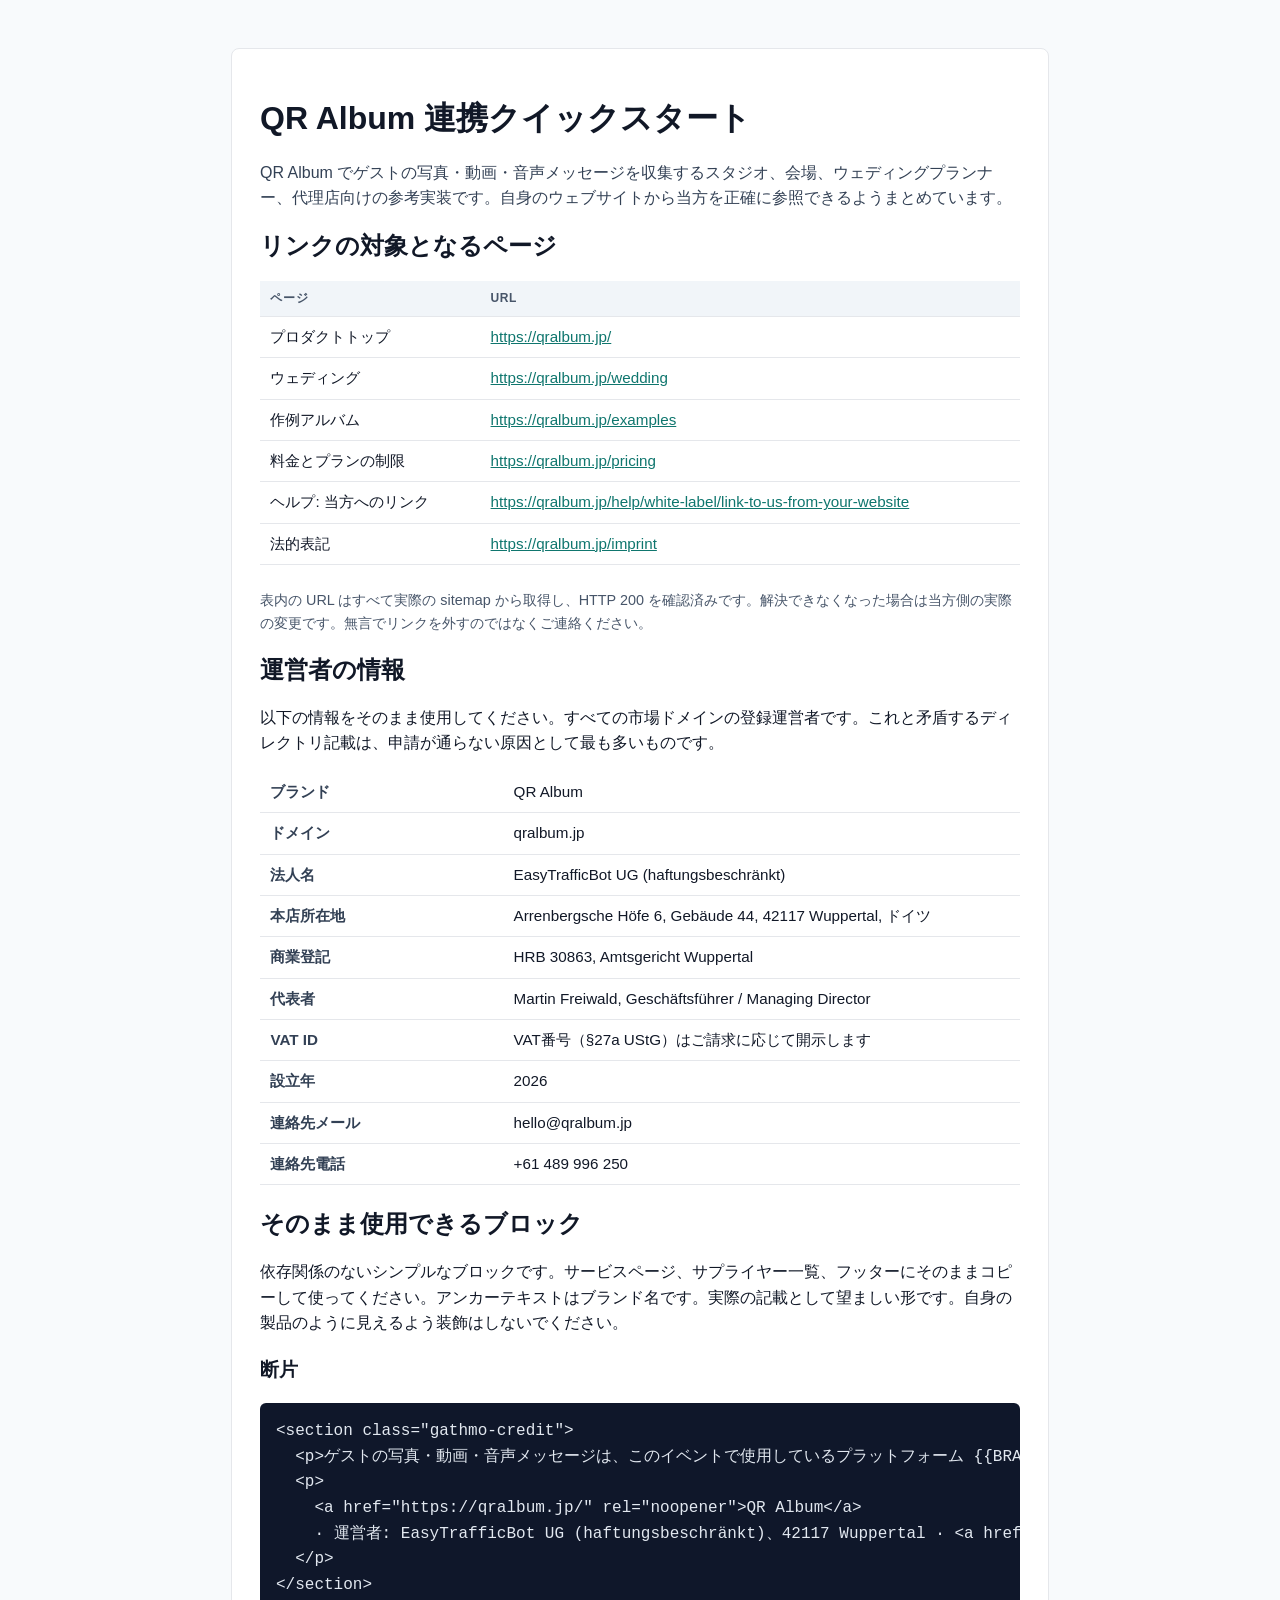
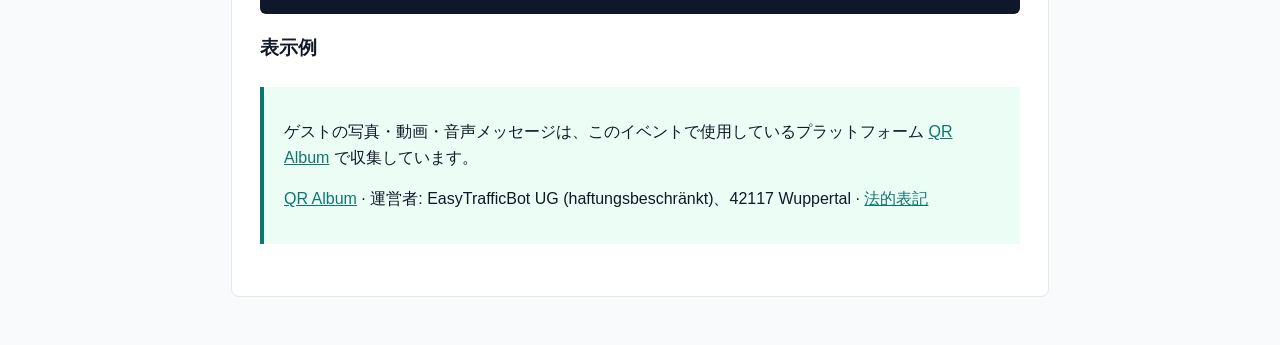
<file: markets/qr-album-jp/partner-credit.html>
<!doctype html>
<html lang="ja">
  <head>
    <meta charset="utf-8">
    <meta name="viewport" content="width=device-width, initial-scale=1">
    <title>QR Album 連携クイックスタート</title>
    <link rel="stylesheet" href="../../style.css">
  </head>
  <body>
    <main>
      <h1>QR Album 連携クイックスタート</h1>
      <p class="lede">QR Album でゲストの写真・動画・音声メッセージを収集するスタジオ、会場、ウェディングプランナー、代理店向けの参考実装です。自身のウェブサイトから当方を正確に参照できるようまとめています。</p>

      <h2>リンクの対象となるページ</h2>
      <table>
        <thead>
          <tr><th>ページ</th><th>URL</th></tr>
        </thead>
        <tbody>
          <tr><td>プロダクトトップ</td><td><a href="https://qralbum.jp/">https://qralbum.jp/</a></td></tr>
          <tr><td>ウェディング</td><td><a href="https://qralbum.jp/wedding">https://qralbum.jp/wedding</a></td></tr>
          <tr><td>作例アルバム</td><td><a href="https://qralbum.jp/examples">https://qralbum.jp/examples</a></td></tr>
          <tr><td>料金とプランの制限</td><td><a href="https://qralbum.jp/pricing">https://qralbum.jp/pricing</a></td></tr>
          <tr><td>ヘルプ: 当方へのリンク</td><td><a href="https://qralbum.jp/help/white-label/link-to-us-from-your-website">https://qralbum.jp/help/white-label/link-to-us-from-your-website</a></td></tr>
          <tr><td>法的表記</td><td><a href="https://qralbum.jp/imprint">https://qralbum.jp/imprint</a></td></tr>
        </tbody>
      </table>
      <p class="note">表内の URL はすべて実際の sitemap から取得し、HTTP 200 を確認済みです。解決できなくなった場合は当方側の実際の変更です。無言でリンクを外すのではなくご連絡ください。</p>

      <h2>運営者の情報</h2>
      <p>以下の情報をそのまま使用してください。すべての市場ドメインの登録運営者です。これと矛盾するディレクトリ記載は、申請が通らない原因として最も多いものです。</p>
      <table>
        <tbody>
          <tr><th>ブランド</th><td>QR Album</td></tr>
          <tr><th>ドメイン</th><td>qralbum.jp</td></tr>
          <tr><th>法人名</th><td>EasyTrafficBot UG (haftungsbeschränkt)</td></tr>
          <tr><th>本店所在地</th><td>Arrenbergsche Höfe 6, Gebäude 44, 42117 Wuppertal, ドイツ</td></tr>
          <tr><th>商業登記</th><td>HRB 30863, Amtsgericht Wuppertal</td></tr>
          <tr><th>代表者</th><td>Martin Freiwald, Geschäftsführer / Managing Director</td></tr>
          <tr><th>VAT ID</th><td>VAT番号（§27a UStG）はご請求に応じて開示します</td></tr>
          <tr><th>設立年</th><td>2026</td></tr>
          <tr><th>連絡先メール</th><td>hello@qralbum.jp</td></tr>
          <tr><th>連絡先電話</th><td>+61 489 996 250</td></tr>
        </tbody>
      </table>

      <h2>そのまま使用できるブロック</h2>
      <p>依存関係のないシンプルなブロックです。サービスページ、サプライヤー一覧、フッターにそのままコピーして使ってください。アンカーテキストはブランド名です。実際の記載として望ましい形です。自身の製品のように見えるよう装飾はしないでください。</p>

      <h3>断片</h3>
      <pre><code>&lt;section class="gathmo-credit"&gt;
  &lt;p&gt;ゲストの写真・動画・音声メッセージは、このイベントで使用しているプラットフォーム {{BRAND}} で収集しています。&lt;/p&gt;
  &lt;p&gt;
    &lt;a href="https://qralbum.jp/" rel="noopener"&gt;QR Album&lt;/a&gt;
    · 運営者: EasyTrafficBot UG (haftungsbeschränkt)、42117 Wuppertal · &lt;a href="https://qralbum.jp/imprint" rel="noopener"&gt;法的表記&lt;/a&gt;
  &lt;/p&gt;
&lt;/section&gt;</code></pre>

      <h3>表示例</h3>
      <section class="gathmo-credit">
        <p>ゲストの写真・動画・音声メッセージは、このイベントで使用しているプラットフォーム <a href="https://qralbum.jp/wedding" rel="noopener">QR Album</a> で収集しています。</p>
        <p>
          <a href="https://qralbum.jp/" rel="noopener">QR Album</a>
          · 運営者: EasyTrafficBot UG (haftungsbeschränkt)、42117 Wuppertal · <a href="https://qralbum.jp/imprint" rel="noopener">法的表記</a>
        </p>
      </section>
    </main>
  </body>
</html>
</file>
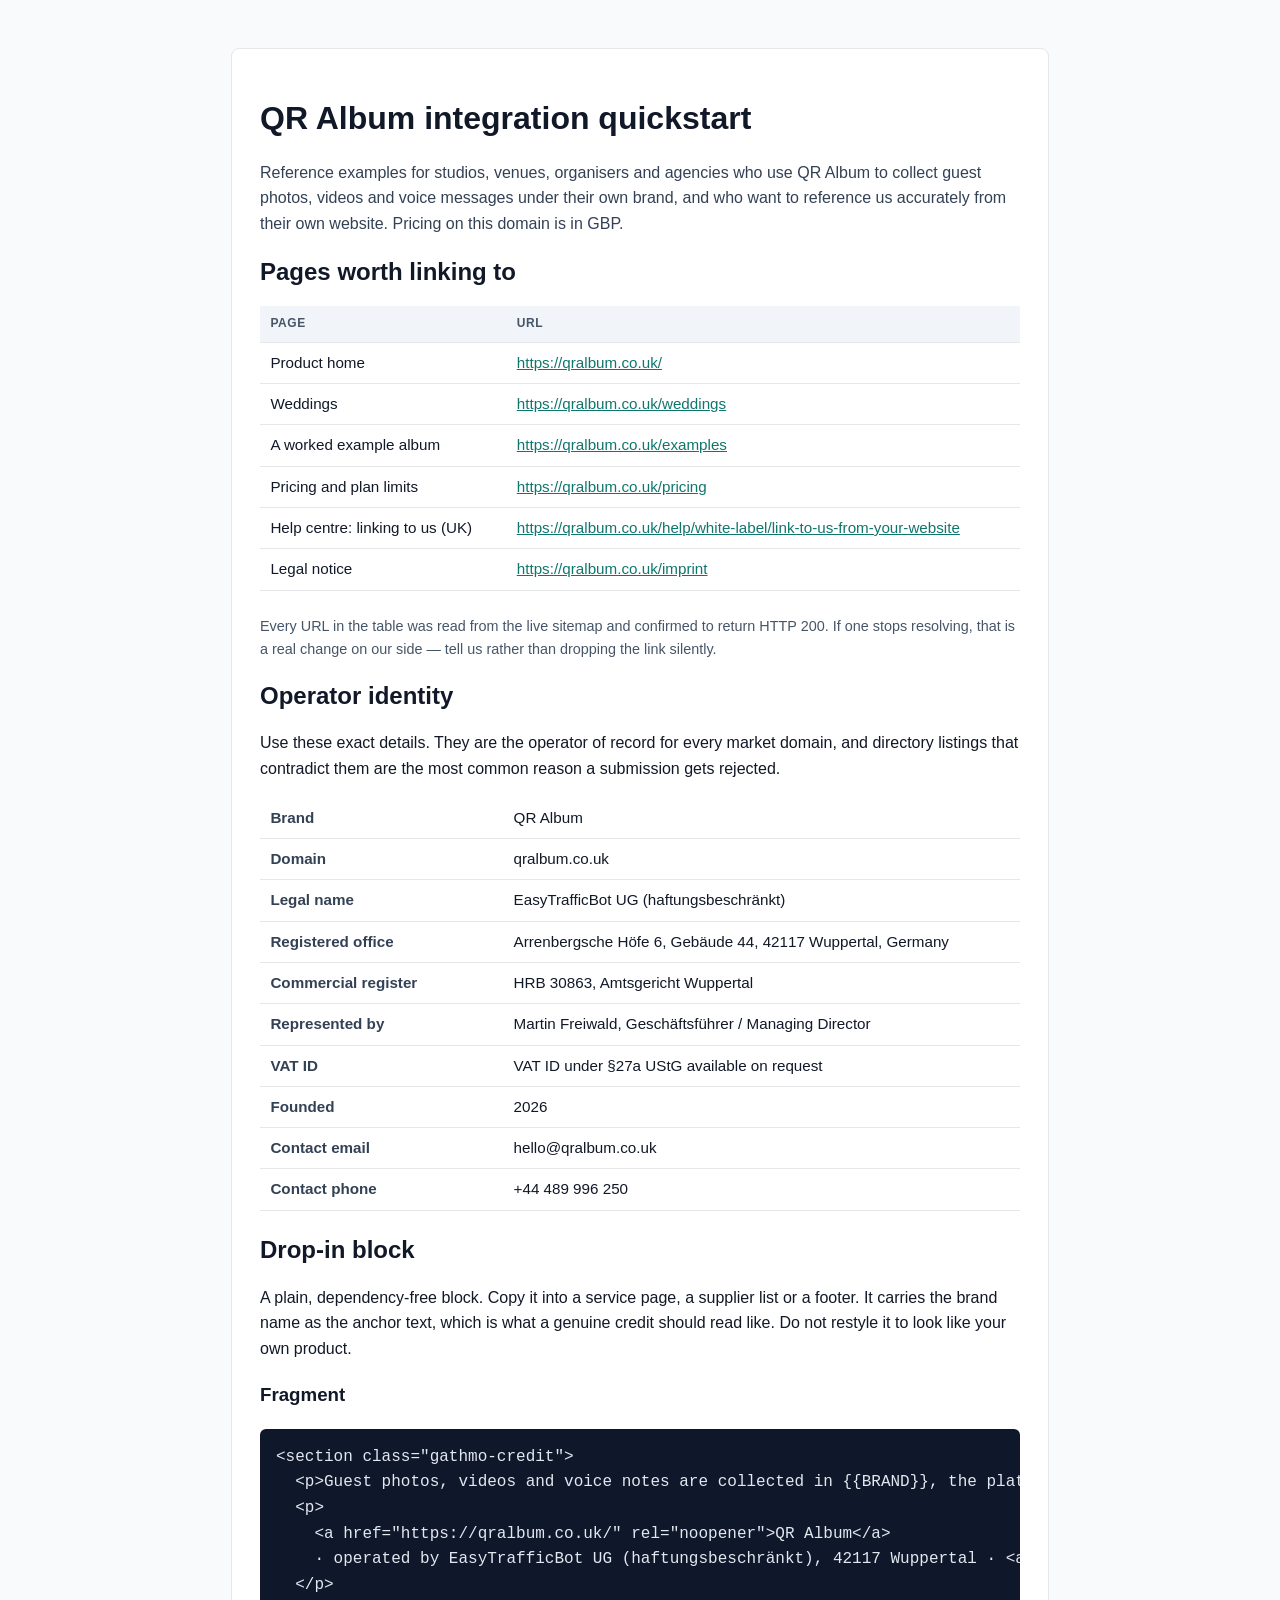
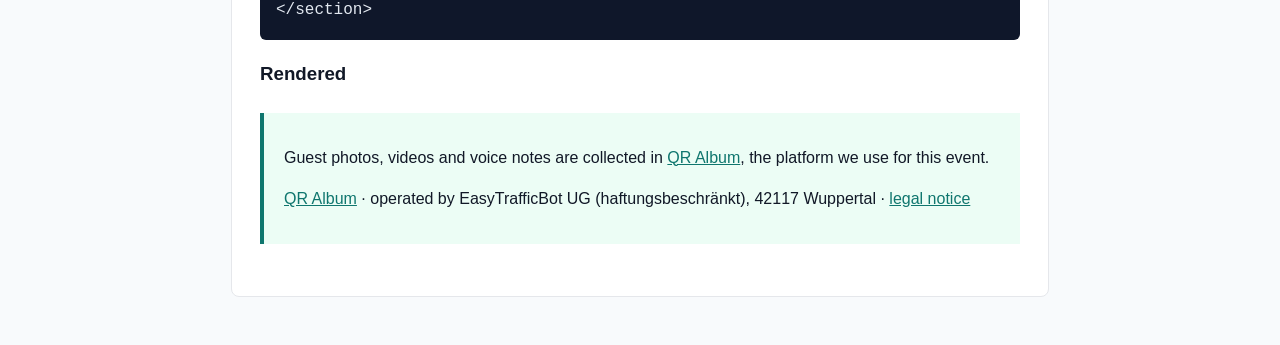
<file: markets/qr-album-uk/partner-credit.html>
<!doctype html>
<html lang="en-GB">
  <head>
    <meta charset="utf-8">
    <meta name="viewport" content="width=device-width, initial-scale=1">
    <title>QR Album integration quickstart</title>
    <link rel="stylesheet" href="../../style.css">
  </head>
  <body>
    <main>
      <h1>QR Album integration quickstart</h1>
      <p class="lede">Reference examples for studios, venues, organisers and agencies who use QR Album to collect guest photos, videos and voice messages under their own brand, and who want to reference us accurately from their own website. Pricing on this domain is in GBP.</p>

      <h2>Pages worth linking to</h2>
      <table>
        <thead>
          <tr><th>Page</th><th>URL</th></tr>
        </thead>
        <tbody>
          <tr><td>Product home</td><td><a href="https://qralbum.co.uk/">https://qralbum.co.uk/</a></td></tr>
          <tr><td>Weddings</td><td><a href="https://qralbum.co.uk/weddings">https://qralbum.co.uk/weddings</a></td></tr>
          <tr><td>A worked example album</td><td><a href="https://qralbum.co.uk/examples">https://qralbum.co.uk/examples</a></td></tr>
          <tr><td>Pricing and plan limits</td><td><a href="https://qralbum.co.uk/pricing">https://qralbum.co.uk/pricing</a></td></tr>
          <tr><td>Help centre: linking to us (UK)</td><td><a href="https://qralbum.co.uk/help/white-label/link-to-us-from-your-website">https://qralbum.co.uk/help/white-label/link-to-us-from-your-website</a></td></tr>
          <tr><td>Legal notice</td><td><a href="https://qralbum.co.uk/imprint">https://qralbum.co.uk/imprint</a></td></tr>
        </tbody>
      </table>
      <p class="note">Every URL in the table was read from the live sitemap and confirmed to return HTTP 200. If one stops resolving, that is a real change on our side — tell us rather than dropping the link silently.</p>

      <h2>Operator identity</h2>
      <p>Use these exact details. They are the operator of record for every market domain, and directory listings that contradict them are the most common reason a submission gets rejected.</p>
      <table>
        <tbody>
          <tr><th>Brand</th><td>QR Album</td></tr>
          <tr><th>Domain</th><td>qralbum.co.uk</td></tr>
          <tr><th>Legal name</th><td>EasyTrafficBot UG (haftungsbeschränkt)</td></tr>
          <tr><th>Registered office</th><td>Arrenbergsche Höfe 6, Gebäude 44, 42117 Wuppertal, Germany</td></tr>
          <tr><th>Commercial register</th><td>HRB 30863, Amtsgericht Wuppertal</td></tr>
          <tr><th>Represented by</th><td>Martin Freiwald, Geschäftsführer / Managing Director</td></tr>
          <tr><th>VAT ID</th><td>VAT ID under §27a UStG available on request</td></tr>
          <tr><th>Founded</th><td>2026</td></tr>
          <tr><th>Contact email</th><td>hello@qralbum.co.uk</td></tr>
          <tr><th>Contact phone</th><td>+44 489 996 250</td></tr>
        </tbody>
      </table>

      <h2>Drop-in block</h2>
      <p>A plain, dependency-free block. Copy it into a service page, a supplier list or a footer. It carries the brand name as the anchor text, which is what a genuine credit should read like. Do not restyle it to look like your own product.</p>

      <h3>Fragment</h3>
      <pre><code>&lt;section class="gathmo-credit"&gt;
  &lt;p&gt;Guest photos, videos and voice notes are collected in {{BRAND}}, the platform we use for this event.&lt;/p&gt;
  &lt;p&gt;
    &lt;a href="https://qralbum.co.uk/" rel="noopener"&gt;QR Album&lt;/a&gt;
    · operated by EasyTrafficBot UG (haftungsbeschränkt), 42117 Wuppertal · &lt;a href="https://qralbum.co.uk/imprint" rel="noopener"&gt;legal notice&lt;/a&gt;
  &lt;/p&gt;
&lt;/section&gt;</code></pre>

      <h3>Rendered</h3>
      <section class="gathmo-credit">
        <p>Guest photos, videos and voice notes are collected in <a href="https://qralbum.co.uk/weddings" rel="noopener">QR Album</a>, the platform we use for this event.</p>
        <p>
          <a href="https://qralbum.co.uk/" rel="noopener">QR Album</a>
          · operated by EasyTrafficBot UG (haftungsbeschränkt), 42117 Wuppertal · <a href="https://qralbum.co.uk/imprint" rel="noopener">legal notice</a>
        </p>
      </section>
    </main>
  </body>
</html>
</file>
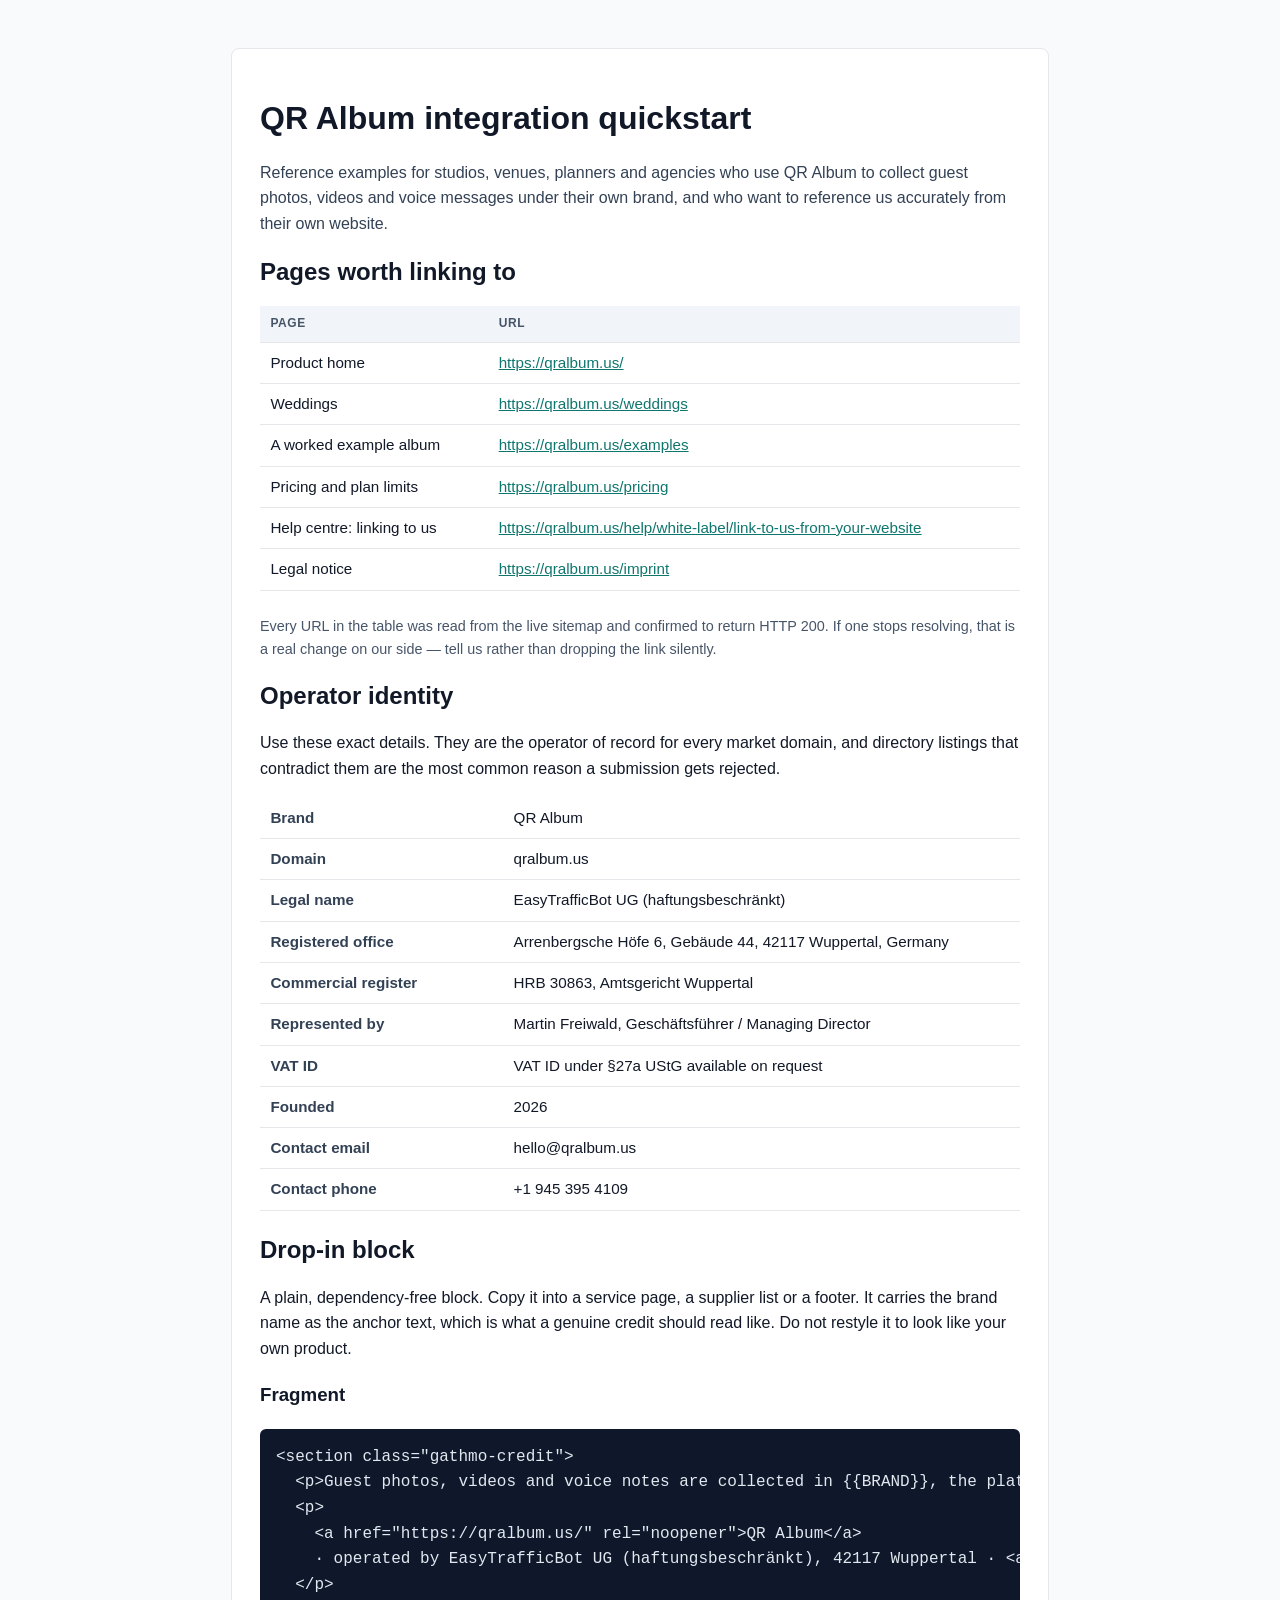
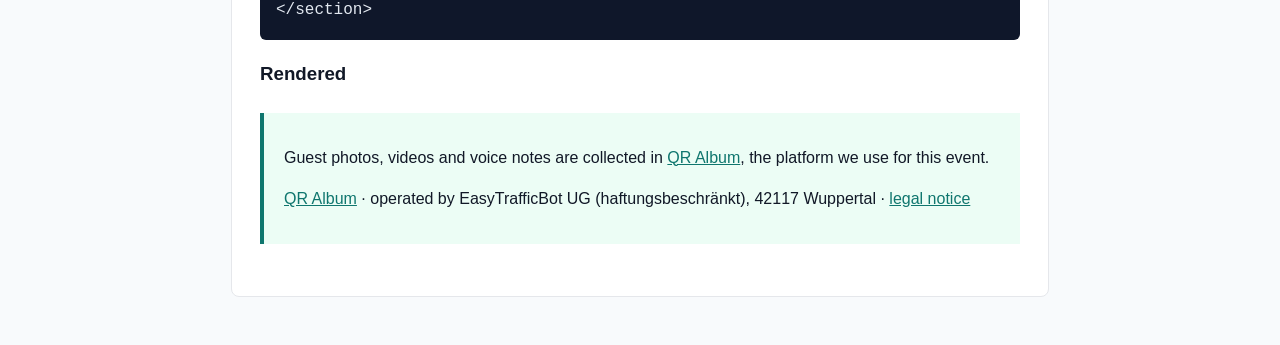
<file: markets/qr-album-us/partner-credit.html>
<!doctype html>
<html lang="en">
  <head>
    <meta charset="utf-8">
    <meta name="viewport" content="width=device-width, initial-scale=1">
    <title>QR Album integration quickstart</title>
    <link rel="stylesheet" href="../../style.css">
  </head>
  <body>
    <main>
      <h1>QR Album integration quickstart</h1>
      <p class="lede">Reference examples for studios, venues, planners and agencies who use QR Album to collect guest photos, videos and voice messages under their own brand, and who want to reference us accurately from their own website.</p>

      <h2>Pages worth linking to</h2>
      <table>
        <thead>
          <tr><th>Page</th><th>URL</th></tr>
        </thead>
        <tbody>
          <tr><td>Product home</td><td><a href="https://qralbum.us/">https://qralbum.us/</a></td></tr>
          <tr><td>Weddings</td><td><a href="https://qralbum.us/weddings">https://qralbum.us/weddings</a></td></tr>
          <tr><td>A worked example album</td><td><a href="https://qralbum.us/examples">https://qralbum.us/examples</a></td></tr>
          <tr><td>Pricing and plan limits</td><td><a href="https://qralbum.us/pricing">https://qralbum.us/pricing</a></td></tr>
          <tr><td>Help centre: linking to us</td><td><a href="https://qralbum.us/help/white-label/link-to-us-from-your-website">https://qralbum.us/help/white-label/link-to-us-from-your-website</a></td></tr>
          <tr><td>Legal notice</td><td><a href="https://qralbum.us/imprint">https://qralbum.us/imprint</a></td></tr>
        </tbody>
      </table>
      <p class="note">Every URL in the table was read from the live sitemap and confirmed to return HTTP 200. If one stops resolving, that is a real change on our side — tell us rather than dropping the link silently.</p>

      <h2>Operator identity</h2>
      <p>Use these exact details. They are the operator of record for every market domain, and directory listings that contradict them are the most common reason a submission gets rejected.</p>
      <table>
        <tbody>
          <tr><th>Brand</th><td>QR Album</td></tr>
          <tr><th>Domain</th><td>qralbum.us</td></tr>
          <tr><th>Legal name</th><td>EasyTrafficBot UG (haftungsbeschränkt)</td></tr>
          <tr><th>Registered office</th><td>Arrenbergsche Höfe 6, Gebäude 44, 42117 Wuppertal, Germany</td></tr>
          <tr><th>Commercial register</th><td>HRB 30863, Amtsgericht Wuppertal</td></tr>
          <tr><th>Represented by</th><td>Martin Freiwald, Geschäftsführer / Managing Director</td></tr>
          <tr><th>VAT ID</th><td>VAT ID under §27a UStG available on request</td></tr>
          <tr><th>Founded</th><td>2026</td></tr>
          <tr><th>Contact email</th><td>hello@qralbum.us</td></tr>
          <tr><th>Contact phone</th><td>+1 945 395 4109</td></tr>
        </tbody>
      </table>

      <h2>Drop-in block</h2>
      <p>A plain, dependency-free block. Copy it into a service page, a supplier list or a footer. It carries the brand name as the anchor text, which is what a genuine credit should read like. Do not restyle it to look like your own product.</p>

      <h3>Fragment</h3>
      <pre><code>&lt;section class="gathmo-credit"&gt;
  &lt;p&gt;Guest photos, videos and voice notes are collected in {{BRAND}}, the platform we use for this event.&lt;/p&gt;
  &lt;p&gt;
    &lt;a href="https://qralbum.us/" rel="noopener"&gt;QR Album&lt;/a&gt;
    · operated by EasyTrafficBot UG (haftungsbeschränkt), 42117 Wuppertal · &lt;a href="https://qralbum.us/imprint" rel="noopener"&gt;legal notice&lt;/a&gt;
  &lt;/p&gt;
&lt;/section&gt;</code></pre>

      <h3>Rendered</h3>
      <section class="gathmo-credit">
        <p>Guest photos, videos and voice notes are collected in <a href="https://qralbum.us/weddings" rel="noopener">QR Album</a>, the platform we use for this event.</p>
        <p>
          <a href="https://qralbum.us/" rel="noopener">QR Album</a>
          · operated by EasyTrafficBot UG (haftungsbeschränkt), 42117 Wuppertal · <a href="https://qralbum.us/imprint" rel="noopener">legal notice</a>
        </p>
      </section>
    </main>
  </body>
</html>
</file>
<file: style.css>
body {
  margin: 0;
  font-family: -apple-system, BlinkMacSystemFont, "Segoe UI", sans-serif;
  line-height: 1.6;
  color: #111827;
  background: #f8fafc;
}

main {
  max-width: 760px;
  margin: 48px auto;
  padding: 28px;
  background: #ffffff;
  border: 1px solid #e5e7eb;
  border-radius: 8px;
}

a {
  color: #0f766e;
}

h1,
h2 {
  line-height: 1.25;
}

.eyebrow {
  margin-bottom: 0.25rem;
  color: #475569;
  font-size: 0.8rem;
  font-weight: 700;
  letter-spacing: 0.08em;
  text-transform: uppercase;
}

.example {
  margin: 1.5rem 0;
  padding: 1rem 1.25rem;
  background: #ecfdf5;
  border-left: 4px solid #0f766e;
}

pre {
  overflow-x: auto;
  padding: 1rem;
  background: #0f172a;
  color: #e2e8f0;
  border-radius: 6px;
}

table {
  width: 100%;
  margin: 1rem 0 1.5rem;
  border-collapse: collapse;
  font-size: 0.95rem;
}

th,
td {
  padding: 0.5rem 0.65rem;
  border-bottom: 1px solid #e5e7eb;
  text-align: left;
  vertical-align: top;
}

thead th {
  background: #f1f5f9;
  color: #475569;
  font-size: 0.75rem;
  letter-spacing: 0.05em;
  text-transform: uppercase;
}

tbody th {
  width: 32%;
  color: #334155;
  font-weight: 600;
}

.lede {
  color: #334155;
}

.note {
  color: #475569;
  font-size: 0.9rem;
}

.markets {
  padding-left: 0;
  list-style: none;
}

.markets li {
  margin-bottom: 0.8rem;
}

.markets .meta {
  display: block;
  color: #475569;
  font-size: 0.85rem;
}

.gathmo-credit {
  margin: 1.5rem 0;
  padding: 1rem 1.25rem;
  background: #ecfdf5;
  border-left: 4px solid #0f766e;
}

code {
  font-family: ui-monospace, SFMono-Regular, Menlo, monospace;
}
</file>
